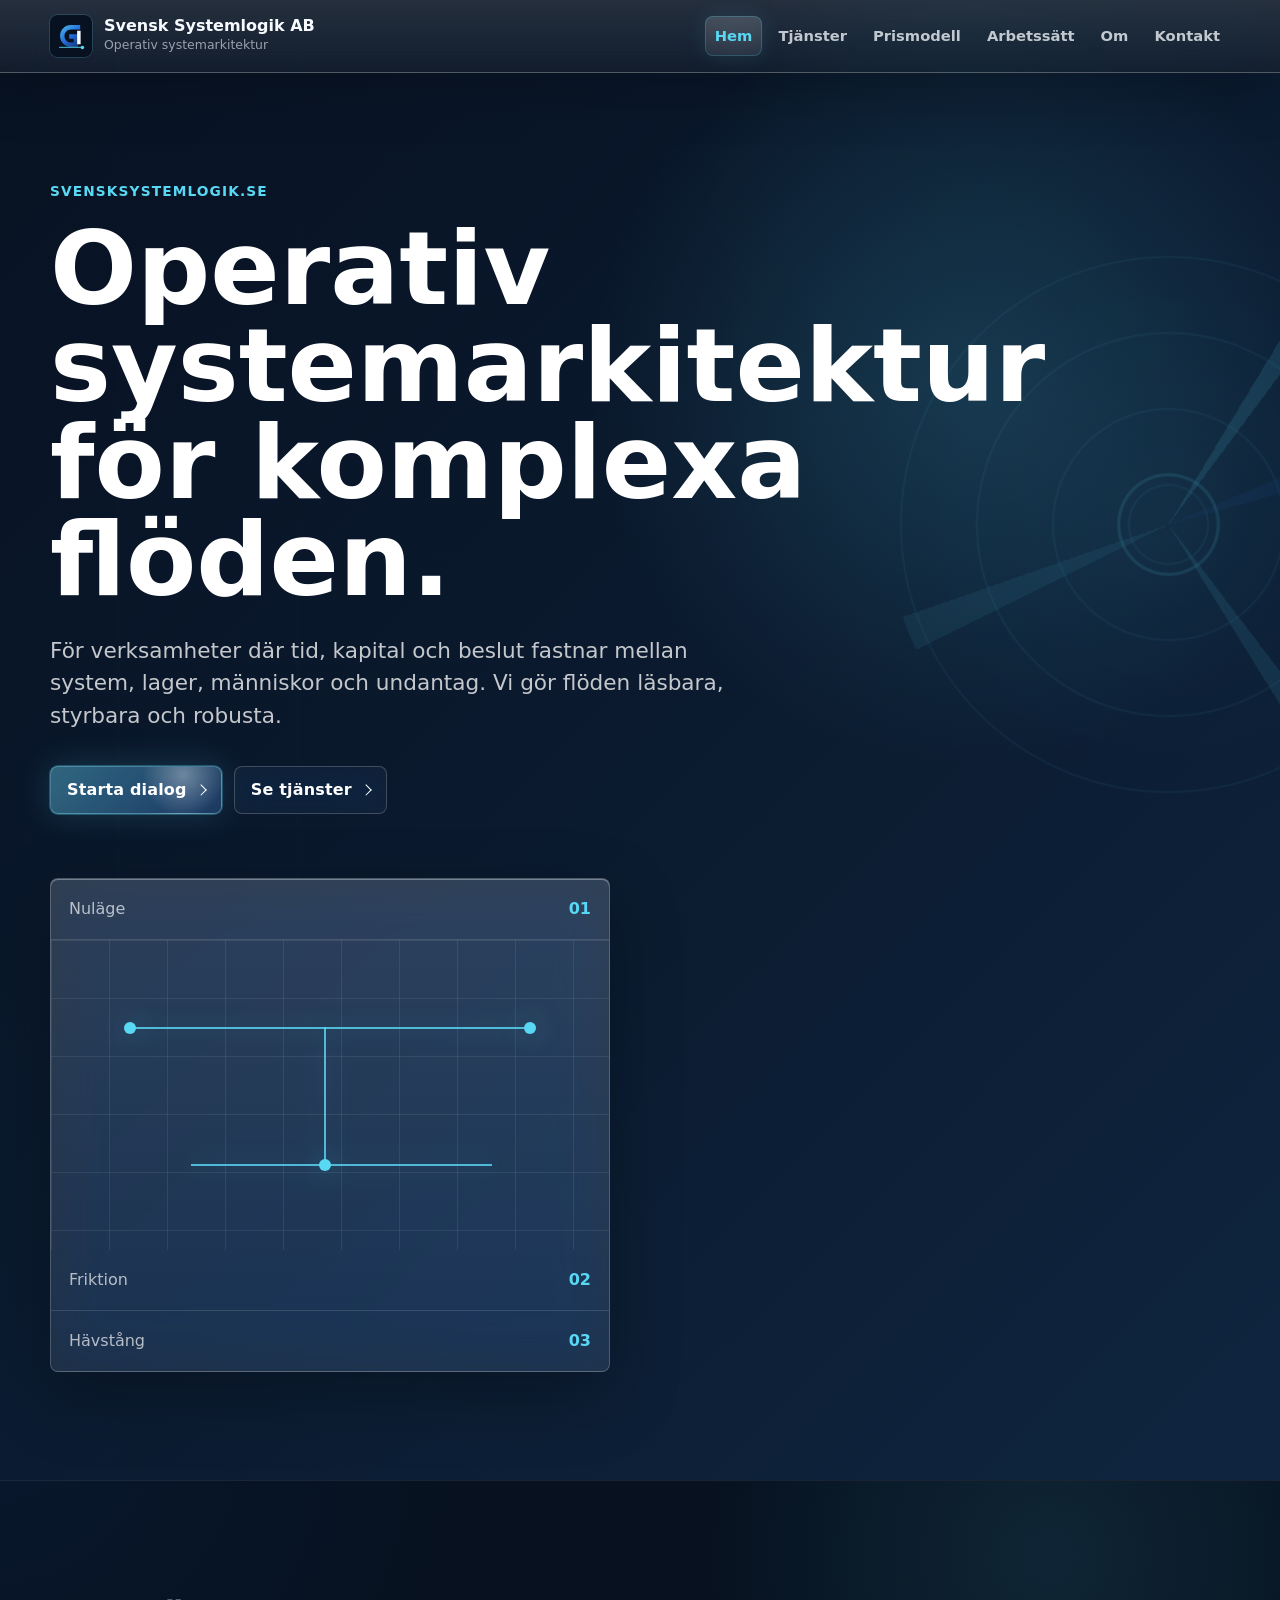
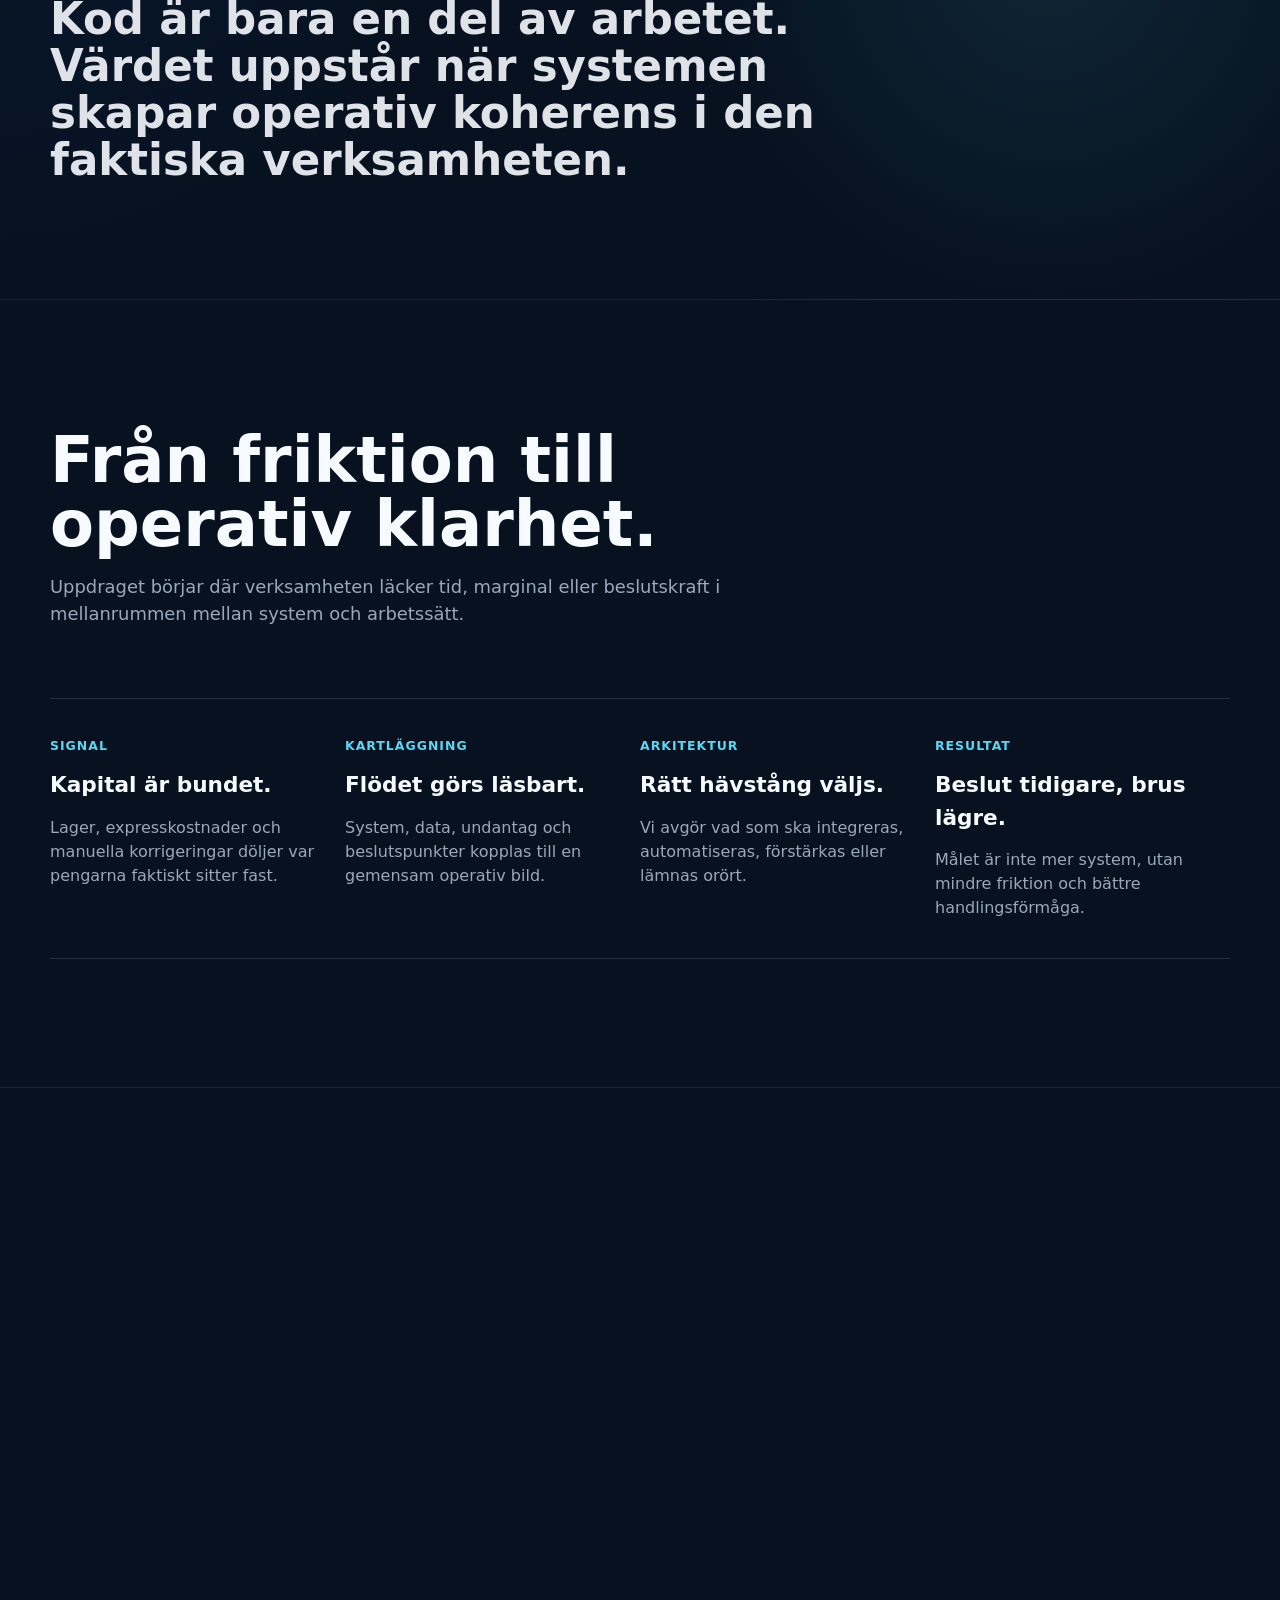
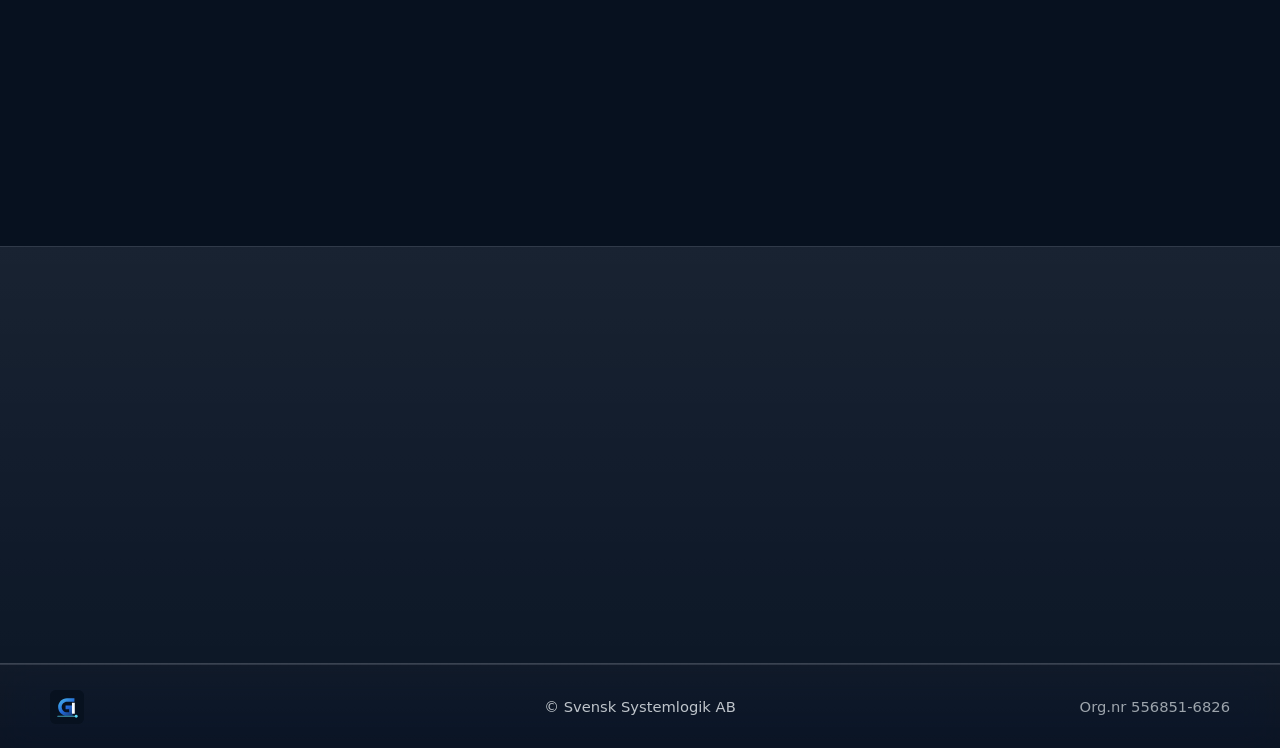
<file: svensksystemlogik/index.html>
<!doctype html>
<html lang="sv">
  <head>
    <meta charset="utf-8" />
    <meta name="viewport" content="width=device-width, initial-scale=1" />
    <title>Svensk Systemlogik AB | Operativ systemarkitektur</title>
    <meta
      name="description"
      content="Svensk Systemlogik AB bygger operativ systemarkitektur för företag där tid, kapital och beslut fastnar i komplexa flöden."
    />
    <meta name="theme-color" content="#081323" />
    <link rel="canonical" href="https://svensksystemlogik.se/" />
    <meta property="og:title" content="Svensk Systemlogik AB" />
    <meta
      property="og:description"
      content="Operativ systemarkitektur, integrationer och automatisering för företag."
    />
    <meta property="og:url" content="https://svensksystemlogik.se/" />
    <meta property="og:type" content="website" />
    <link rel="icon" href="favicon.svg" type="image/svg+xml" />
    <link rel="manifest" href="site.webmanifest" />
    <link rel="stylesheet" href="styles.css" />
    <script type="application/ld+json">
      {
        "@context": "https://schema.org",
        "@type": "Organization",
        "name": "Svensk Systemlogik AB",
        "url": "https://svensksystemlogik.se",
        "email": "info@svensksystemlogik.se",
        "taxID": "556851-6826",
      "description": "Operativ systemarkitektur, integrationer och automatisering."
      }
    </script>
  </head>
  <body>
    <a class="skip-link" href="#main">Hoppa till innehåll</a>
    <header class="site-header">
      <a class="brand" href="index.html" aria-label="Svensk Systemlogik AB">
        <img class="brand-mark" src="brand-icon.svg" alt="" width="42" height="42" />
        <span class="brand-text">
          <strong>Svensk Systemlogik AB</strong>
          <small>Operativ systemarkitektur</small>
        </span>
      </a>
<nav class="nav desktop-nav" aria-label="Huvudnavigation">
        <a aria-current="page" href="index.html">Hem</a>
        <a href="tjanster.html">Tjänster</a>
        <a href="prismodell.html">Prismodell</a>
        <a href="arbetssatt.html">Arbetssätt</a>
        <a href="om.html">Om</a>
        <a href="kontakt.html">Kontakt</a>
      </nav>
      <button class="menu-button" type="button" popovertarget="mobile-menu" aria-label="Öppna meny">
        <span aria-hidden="true"></span>
        Meny
      </button>
      <nav class="menu-popover" id="mobile-menu" popover aria-label="Mobilnavigation">
        <a aria-current="page" href="index.html">Hem</a>
        <a href="tjanster.html">Tjänster</a>
        <a href="prismodell.html">Prismodell</a>
        <a href="arbetssatt.html">Arbetssätt</a>
        <a href="om.html">Om</a>
        <a href="kontakt.html">Kontakt</a>
      </nav>
    </header>

    <main id="main">
      <section class="hero">
        <div class="hero-copy">
          <p class="domain">svensksystemlogik.se</p>
          <h1>Operativ systemarkitektur för komplexa flöden.</h1>
          <p class="lead">
            För verksamheter där tid, kapital och beslut fastnar mellan system,
            lager, människor och undantag. Vi gör flöden läsbara, styrbara och
            robusta.
          </p>
          <div class="actions">
            <a class="button primary" href="kontakt.html">Starta dialog</a>
            <a class="button secondary" href="tjanster.html">Se tjänster</a>
          </div>
        </div>

        <aside class="signal-panel" aria-label="Systemöversikt">
          <div class="panel-row">
            <span>Nuläge</span>
            <strong>01</strong>
          </div>
          <div class="panel-map" aria-hidden="true">
            <span class="track t1"></span>
            <span class="track t2"></span>
            <span class="track t3"></span>
            <span class="dot d1"></span>
            <span class="dot d2"></span>
            <span class="dot d3"></span>
          </div>
          <div class="panel-row">
            <span>Friktion</span>
            <strong>02</strong>
          </div>
          <div class="panel-row muted">
            <span>Hävstång</span>
            <strong>03</strong>
          </div>
        </aside>
      </section>

      <section class="statement">
        <p>
          Kod är bara en del av arbetet. Värdet uppstår när systemen skapar
          operativ koherens i den faktiska verksamheten.
        </p>
      </section>

      <section class="section scenario-section">
        <div class="section-heading">
          <h2>Från friktion till operativ klarhet.</h2>
          <p>
            Uppdraget börjar där verksamheten läcker tid, marginal eller
            beslutskraft i mellanrummen mellan system och arbetssätt.
          </p>
        </div>
        <div class="scenario-flow" aria-label="Exempel på uppdragsflöde">
          <article>
            <span>Signal</span>
            <h3>Kapital är bundet.</h3>
            <p>Lager, expresskostnader och manuella korrigeringar döljer var pengarna faktiskt sitter fast.</p>
          </article>
          <article>
            <span>Kartläggning</span>
            <h3>Flödet görs läsbart.</h3>
            <p>System, data, undantag och beslutspunkter kopplas till en gemensam operativ bild.</p>
          </article>
          <article>
            <span>Arkitektur</span>
            <h3>Rätt hävstång väljs.</h3>
            <p>Vi avgör vad som ska integreras, automatiseras, förstärkas eller lämnas orört.</p>
          </article>
          <article>
            <span>Resultat</span>
            <h3>Beslut tidigare, brus lägre.</h3>
            <p>Målet är inte mer system, utan mindre friktion och bättre handlingsförmåga.</p>
          </article>
        </div>
      </section>

      <section class="section">
        <div class="section-heading">
          <h2>När system blir operativ fördel.</h2>
          <p>
            Svensk Systemlogik AB bygger för verksamheter där precision,
            robusthet och tidigare beslut har direkt affärsvärde. Målet är
            inte fler system, utan bättre operativ förmåga.
          </p>
        </div>
        <div class="feature-grid">
          <a class="feature-card" href="tjanster.html">
            <span>01</span>
            <h3>Tjänster</h3>
            <p>Arkitektur, integrationer och automation där det ger operativ effekt.</p>
          </a>
          <a class="feature-card" href="prismodell.html">
            <span>02</span>
            <h3>Prismodell</h3>
            <p>Strategisk analys prissätts efter effekt, hävstång och riskreduktion.</p>
          </a>
          <a class="feature-card" href="arbetssatt.html">
            <span>03</span>
            <h3>Arbetssätt</h3>
            <p>Från nuläge och friktion till prioriterad arkitektur och genomförbar roadmap.</p>
          </a>
          <a class="feature-card" href="om.html">
            <span>04</span>
            <h3>Om bolaget</h3>
            <p>Seniort tekniskt arbete med ansvar, säkerhet och långsiktig ägbarhet.</p>
          </a>
        </div>
      </section>

      <section class="contact-band">
        <div>
          <h2>Har ni ett flöde som kostar mer än det syns?</h2>
          <p>Beskriv nuläget, friktionen och den önskade effekten. Första steget är att avgöra var tekniken faktiskt kan skapa hävstång.</p>
        </div>
        <a class="button primary" href="kontakt.html">Kontakt</a>
      </section>
    </main>

    <footer class="footer">
      <a class="footer-icon" href="index.html" aria-label="Svensk Systemlogik AB">
        <img src="brand-icon.svg" alt="" width="34" height="34" />
      </a>
      <span class="footer-company">© Svensk Systemlogik AB</span>
      <span class="footer-org">Org.nr 556851-6826</span>
    </footer>
    <script src="analytics-config.js"></script>
    <script src="analytics.js" defer></script>
    <script src="cursor.js" defer></script>
  </body>
</html>
</file>
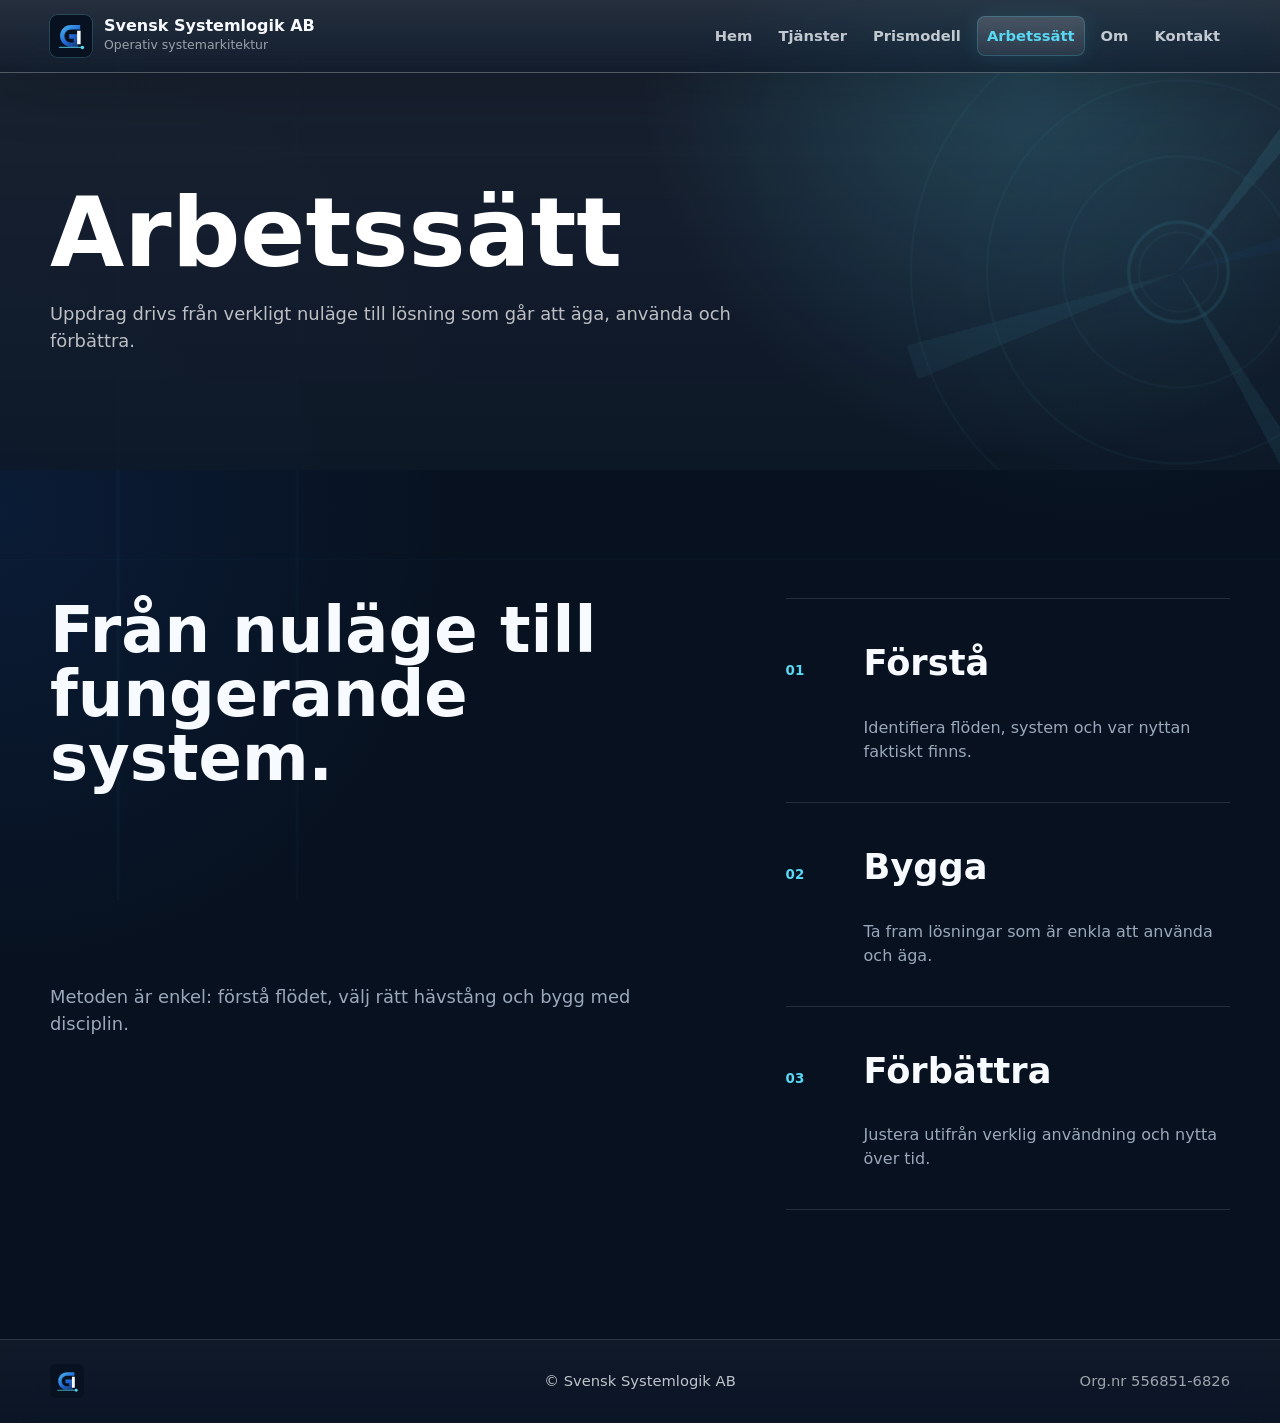
<file: svensksystemlogik/arbetssatt.html>
<!doctype html>
<html lang="sv">
  <head>
    <meta charset="utf-8" />
    <meta name="viewport" content="width=device-width, initial-scale=1" />
    <title>Arbetssätt | Svensk Systemlogik AB</title>
    <meta
      name="description"
      content="Arbetssätt för Svensk Systemlogik AB: förstå nuläge, bygga rätt lösning och vidareutveckla över tid."
    />
    <meta name="theme-color" content="#081323" />
    <link rel="canonical" href="https://svensksystemlogik.se/arbetssatt.html" />
    <link rel="icon" href="favicon.svg" type="image/svg+xml" />
    <link rel="manifest" href="site.webmanifest" />
    <link rel="stylesheet" href="styles.css" />
  </head>
  <body>
    <a class="skip-link" href="#main">Hoppa till innehåll</a>
    <header class="site-header">
      <a class="brand" href="index.html" aria-label="Svensk Systemlogik AB">
        <img class="brand-mark" src="brand-icon.svg" alt="" width="42" height="42" />
        <span class="brand-text">
          <strong>Svensk Systemlogik AB</strong>
          <small>Operativ systemarkitektur</small>
        </span>
      </a>
<nav class="nav desktop-nav" aria-label="Huvudnavigation">
        <a href="index.html">Hem</a>
        <a href="tjanster.html">Tjänster</a>
        <a href="prismodell.html">Prismodell</a>
        <a aria-current="page" href="arbetssatt.html">Arbetssätt</a>
        <a href="om.html">Om</a>
        <a href="kontakt.html">Kontakt</a>
      </nav>
      <button class="menu-button" type="button" popovertarget="mobile-menu" aria-label="Öppna meny">
        <span aria-hidden="true"></span>
        Meny
      </button>
      <nav class="menu-popover" id="mobile-menu" popover aria-label="Mobilnavigation">
        <a href="index.html">Hem</a>
        <a href="tjanster.html">Tjänster</a>
        <a href="prismodell.html">Prismodell</a>
        <a aria-current="page" href="arbetssatt.html">Arbetssätt</a>
        <a href="om.html">Om</a>
        <a href="kontakt.html">Kontakt</a>
      </nav>
    </header>

    <main id="main">
      <section class="page-hero">
        <h1>Arbetssätt</h1>
        <p>
          Uppdrag drivs från verkligt nuläge till lösning som går att äga,
          använda och förbättra.
        </p>
      </section>

      <section class="section split">
        <div class="split-copy">
          <h2>Från nuläge till fungerande system.</h2>
          <p>
            Metoden är enkel: förstå flödet, välj rätt hävstång och bygg med
            disciplin.
          </p>
        </div>
        <div class="list">
          <article class="list-row">
            <span>01</span>
            <h3>Förstå</h3>
            <p>Identifiera flöden, system och var nyttan faktiskt finns.</p>
          </article>
          <article class="list-row">
            <span>02</span>
            <h3>Bygga</h3>
            <p>Ta fram lösningar som är enkla att använda och äga.</p>
          </article>
          <article class="list-row">
            <span>03</span>
            <h3>Förbättra</h3>
            <p>Justera utifrån verklig användning och nytta över tid.</p>
          </article>
        </div>
      </section>
    </main>

    <footer class="footer">
      <a class="footer-icon" href="index.html" aria-label="Svensk Systemlogik AB">
        <img src="brand-icon.svg" alt="" width="34" height="34" />
      </a>
      <span class="footer-company">© Svensk Systemlogik AB</span>
      <span class="footer-org">Org.nr 556851-6826</span>
    </footer>
    <script src="analytics-config.js"></script>
    <script src="analytics.js" defer></script>
    <script src="cursor.js" defer></script>
  </body>
</html>
</file>
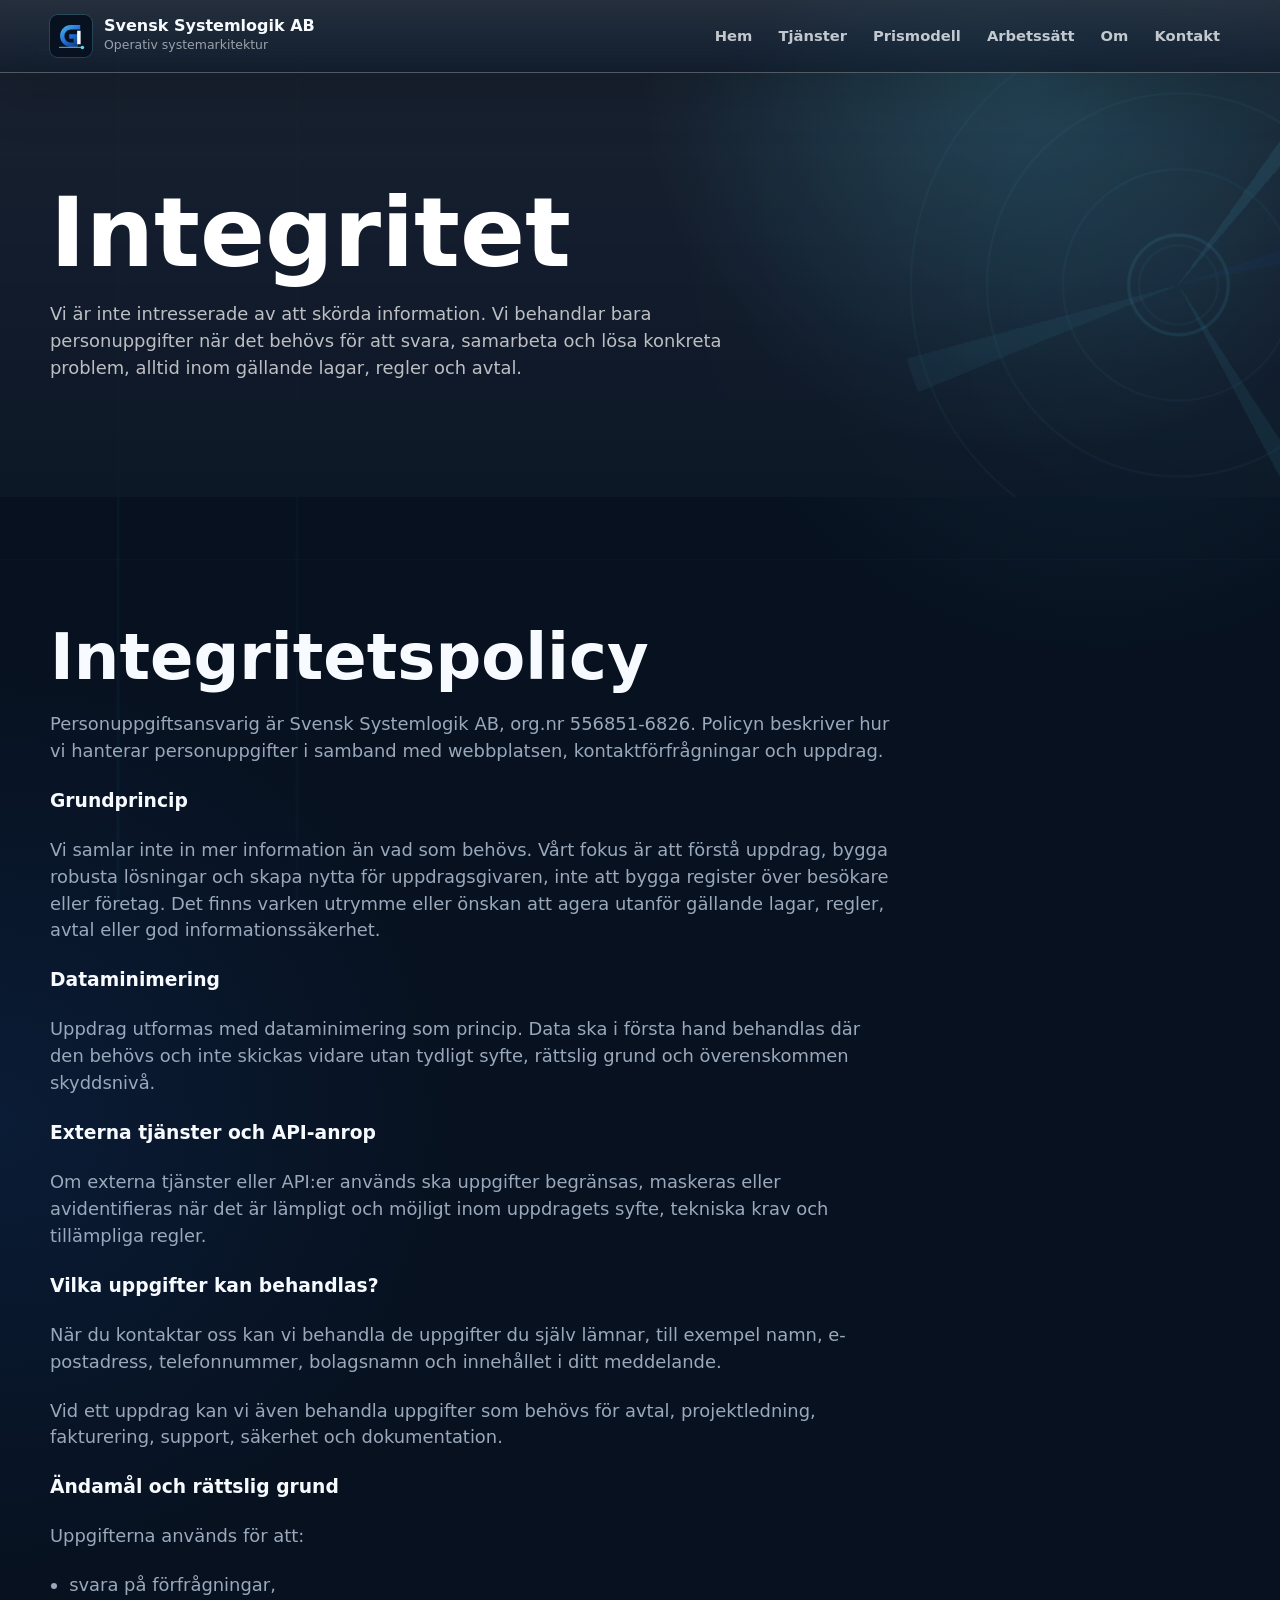
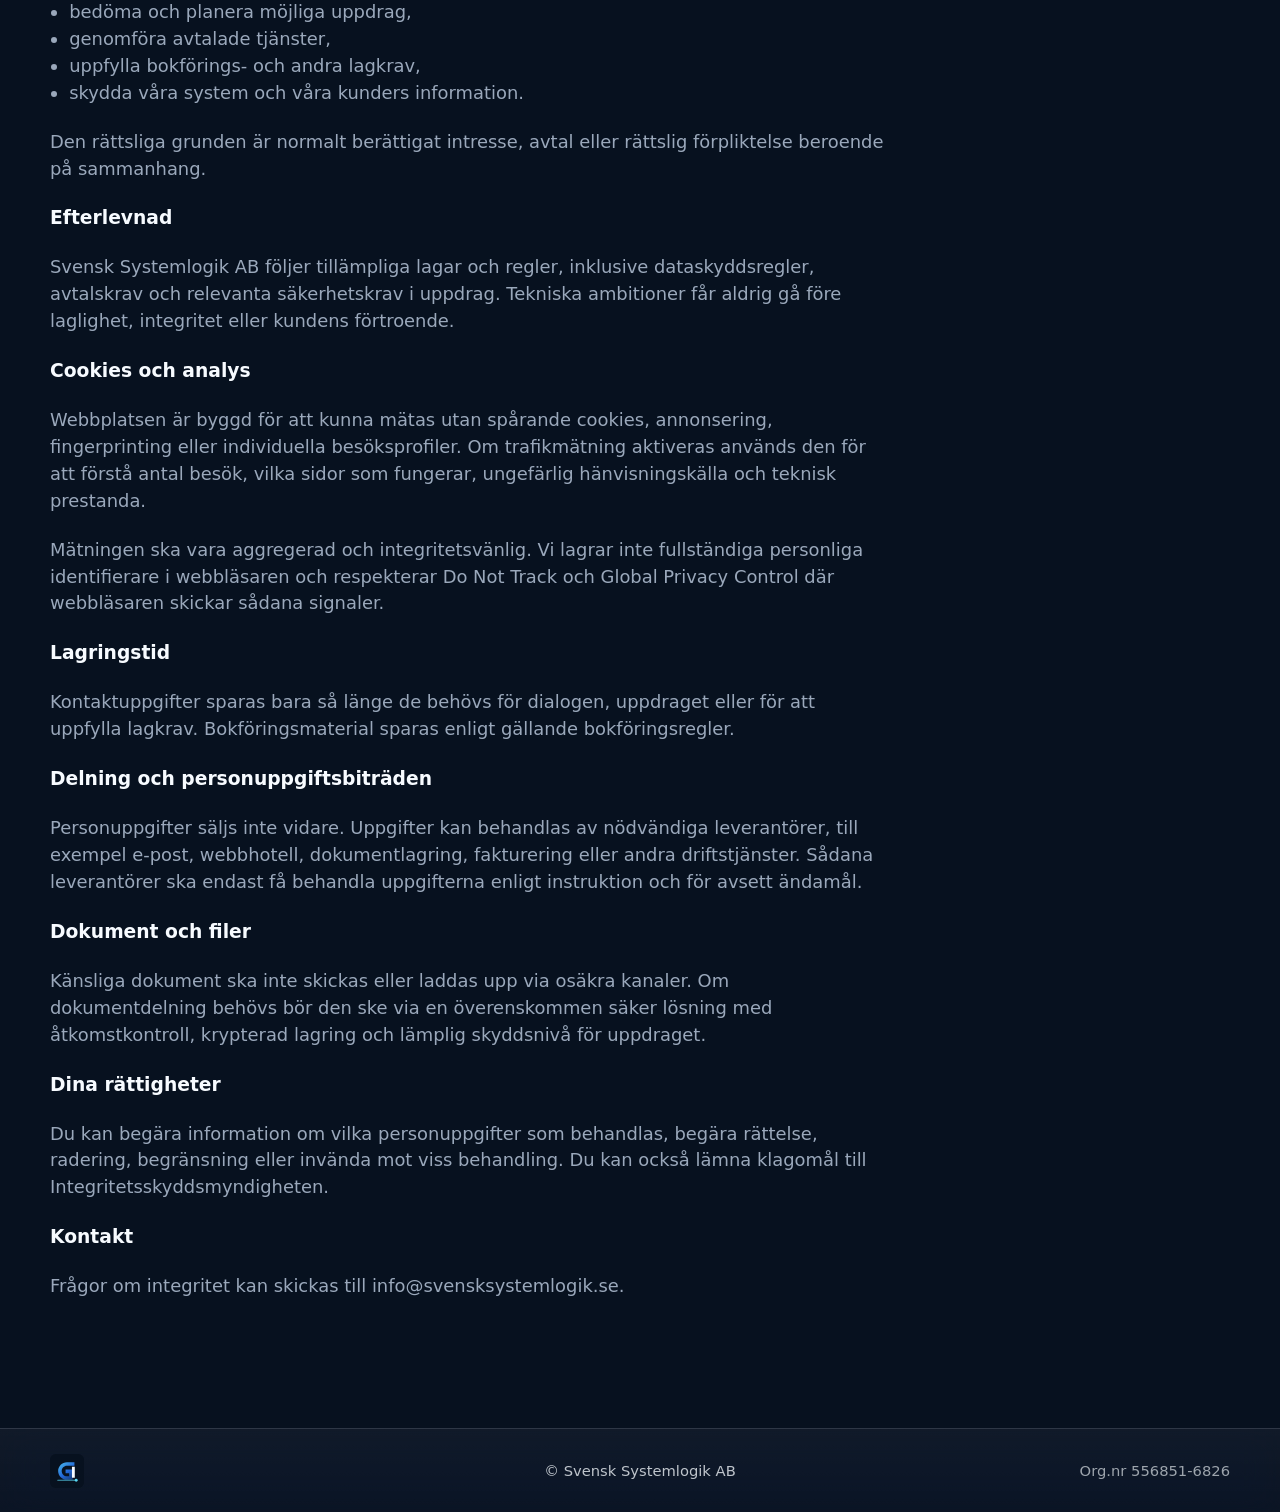
<file: svensksystemlogik/integritet.html>
<!doctype html>
<html lang="sv">
  <head>
    <meta charset="utf-8" />
    <meta name="viewport" content="width=device-width, initial-scale=1" />
    <title>Integritet och personuppgifter | Svensk Systemlogik AB</title>
    <meta
      name="description"
      content="Integritetspolicy för Svensk Systemlogik AB. Vi samlar bara in personuppgifter när det behövs för kontakt, uppdrag och lagkrav."
    />
    <meta name="theme-color" content="#081323" />
    <link rel="canonical" href="https://svensksystemlogik.se/integritet.html" />
    <link rel="icon" href="favicon.svg" type="image/svg+xml" />
    <link rel="manifest" href="site.webmanifest" />
    <link rel="stylesheet" href="styles.css" />
  </head>
  <body>
    <a class="skip-link" href="#main">Hoppa till innehåll</a>
    <header class="site-header">
      <a class="brand" href="index.html" aria-label="Svensk Systemlogik AB">
        <img class="brand-mark" src="brand-icon.svg" alt="" width="42" height="42" />
        <span class="brand-text">
          <strong>Svensk Systemlogik AB</strong>
          <small>Operativ systemarkitektur</small>
        </span>
      </a>
<nav class="nav desktop-nav" aria-label="Huvudnavigation">
        <a href="index.html">Hem</a>
        <a href="tjanster.html">Tjänster</a>
        <a href="prismodell.html">Prismodell</a>
        <a href="arbetssatt.html">Arbetssätt</a>
        <a href="om.html">Om</a>
        <a href="kontakt.html">Kontakt</a>
      </nav>
      <button class="menu-button" type="button" popovertarget="mobile-menu" aria-label="Öppna meny">
        <span aria-hidden="true"></span>
        Meny
      </button>
      <nav class="menu-popover" id="mobile-menu" popover aria-label="Mobilnavigation">
        <a href="index.html">Hem</a>
        <a href="tjanster.html">Tjänster</a>
        <a href="prismodell.html">Prismodell</a>
        <a href="arbetssatt.html">Arbetssätt</a>
        <a href="om.html">Om</a>
        <a href="kontakt.html">Kontakt</a>
      </nav>
    </header>

    <main id="main">
      <section class="page-hero">
        <h1>Integritet</h1>
        <p>
          Vi är inte intresserade av att skörda information. Vi behandlar bara
          personuppgifter när det behövs för att svara, samarbeta och lösa
          konkreta problem, alltid inom gällande lagar, regler och avtal.
        </p>
      </section>

      <section class="section">
        <div class="legal">
          <h2>Integritetspolicy</h2>
          <p>
            Personuppgiftsansvarig är Svensk Systemlogik AB, org.nr
            556851-6826. Policyn beskriver hur vi hanterar personuppgifter i
            samband med webbplatsen, kontaktförfrågningar och uppdrag.
          </p>

          <h3>Grundprincip</h3>
          <p>
            Vi samlar inte in mer information än vad som behövs. Vårt fokus är
            att förstå uppdrag, bygga robusta lösningar och skapa nytta för
            uppdragsgivaren, inte att bygga register över besökare eller företag.
            Det finns varken utrymme eller önskan att agera utanför gällande
            lagar, regler, avtal eller god informationssäkerhet.
          </p>

          <h3>Dataminimering</h3>
          <p>
            Uppdrag utformas med dataminimering som princip. Data ska i första
            hand behandlas där den behövs och inte skickas vidare utan tydligt
            syfte, rättslig grund och överenskommen skyddsnivå.
          </p>

          <h3>Externa tjänster och API-anrop</h3>
          <p>
            Om externa tjänster eller API:er används ska uppgifter begränsas,
            maskeras eller avidentifieras när det är lämpligt och möjligt inom
            uppdragets syfte, tekniska krav och tillämpliga regler.
          </p>

          <h3>Vilka uppgifter kan behandlas?</h3>
          <p>
            När du kontaktar oss kan vi behandla de uppgifter du själv lämnar,
            till exempel namn, e-postadress, telefonnummer, bolagsnamn och
            innehållet i ditt meddelande.
          </p>
          <p>
            Vid ett uppdrag kan vi även behandla uppgifter som behövs för
            avtal, projektledning, fakturering, support, säkerhet och
            dokumentation.
          </p>

          <h3>Ändamål och rättslig grund</h3>
          <p>Uppgifterna används för att:</p>
          <ul>
            <li>svara på förfrågningar,</li>
            <li>bedöma och planera möjliga uppdrag,</li>
            <li>genomföra avtalade tjänster,</li>
            <li>uppfylla bokförings- och andra lagkrav,</li>
            <li>skydda våra system och våra kunders information.</li>
          </ul>
          <p>
            Den rättsliga grunden är normalt berättigat intresse, avtal eller
            rättslig förpliktelse beroende på sammanhang.
          </p>

          <h3>Efterlevnad</h3>
          <p>
            Svensk Systemlogik AB följer tillämpliga lagar och regler, inklusive
            dataskyddsregler, avtalskrav och relevanta säkerhetskrav i uppdrag.
            Tekniska ambitioner får aldrig gå före laglighet, integritet eller
            kundens förtroende.
          </p>

          <h3>Cookies och analys</h3>
          <p>
            Webbplatsen är byggd för att kunna mätas utan spårande cookies,
            annonsering, fingerprinting eller individuella besöksprofiler.
            Om trafikmätning aktiveras används den för att förstå antal besök,
            vilka sidor som fungerar, ungefärlig hänvisningskälla och teknisk
            prestanda.
          </p>
          <p>
            Mätningen ska vara aggregerad och integritetsvänlig. Vi lagrar inte
            fullständiga personliga identifierare i webbläsaren och respekterar
            Do Not Track och Global Privacy Control där webbläsaren skickar
            sådana signaler.
          </p>

          <h3>Lagringstid</h3>
          <p>
            Kontaktuppgifter sparas bara så länge de behövs för dialogen,
            uppdraget eller för att uppfylla lagkrav. Bokföringsmaterial sparas
            enligt gällande bokföringsregler.
          </p>

          <h3>Delning och personuppgiftsbiträden</h3>
          <p>
            Personuppgifter säljs inte vidare. Uppgifter kan behandlas av
            nödvändiga leverantörer, till exempel e-post, webbhotell,
            dokumentlagring, fakturering eller andra driftstjänster. Sådana
            leverantörer ska endast få behandla uppgifterna enligt instruktion
            och för avsett ändamål.
          </p>

          <h3>Dokument och filer</h3>
          <p>
            Känsliga dokument ska inte skickas eller laddas upp via osäkra
            kanaler. Om dokumentdelning behövs bör den ske via en överenskommen
            säker lösning med åtkomstkontroll, krypterad lagring och lämplig
            skyddsnivå för uppdraget.
          </p>

          <h3>Dina rättigheter</h3>
          <p>
            Du kan begära information om vilka personuppgifter som behandlas,
            begära rättelse, radering, begränsning eller invända mot viss
            behandling. Du kan också lämna klagomål till Integritetsskyddsmyndigheten.
          </p>

          <h3>Kontakt</h3>
          <p>
            Frågor om integritet kan skickas till
            <a href="mailto:info@svensksystemlogik.se">info@svensksystemlogik.se</a>.
          </p>
        </div>
      </section>
    </main>

    <footer class="footer">
      <a class="footer-icon" href="index.html" aria-label="Svensk Systemlogik AB">
        <img src="brand-icon.svg" alt="" width="34" height="34" />
      </a>
      <span class="footer-company">© Svensk Systemlogik AB</span>
      <span class="footer-org">Org.nr 556851-6826</span>
    </footer>
    <script src="analytics-config.js"></script>
    <script src="analytics.js" defer></script>
    <script src="cursor.js" defer></script>
  </body>
</html>
</file>
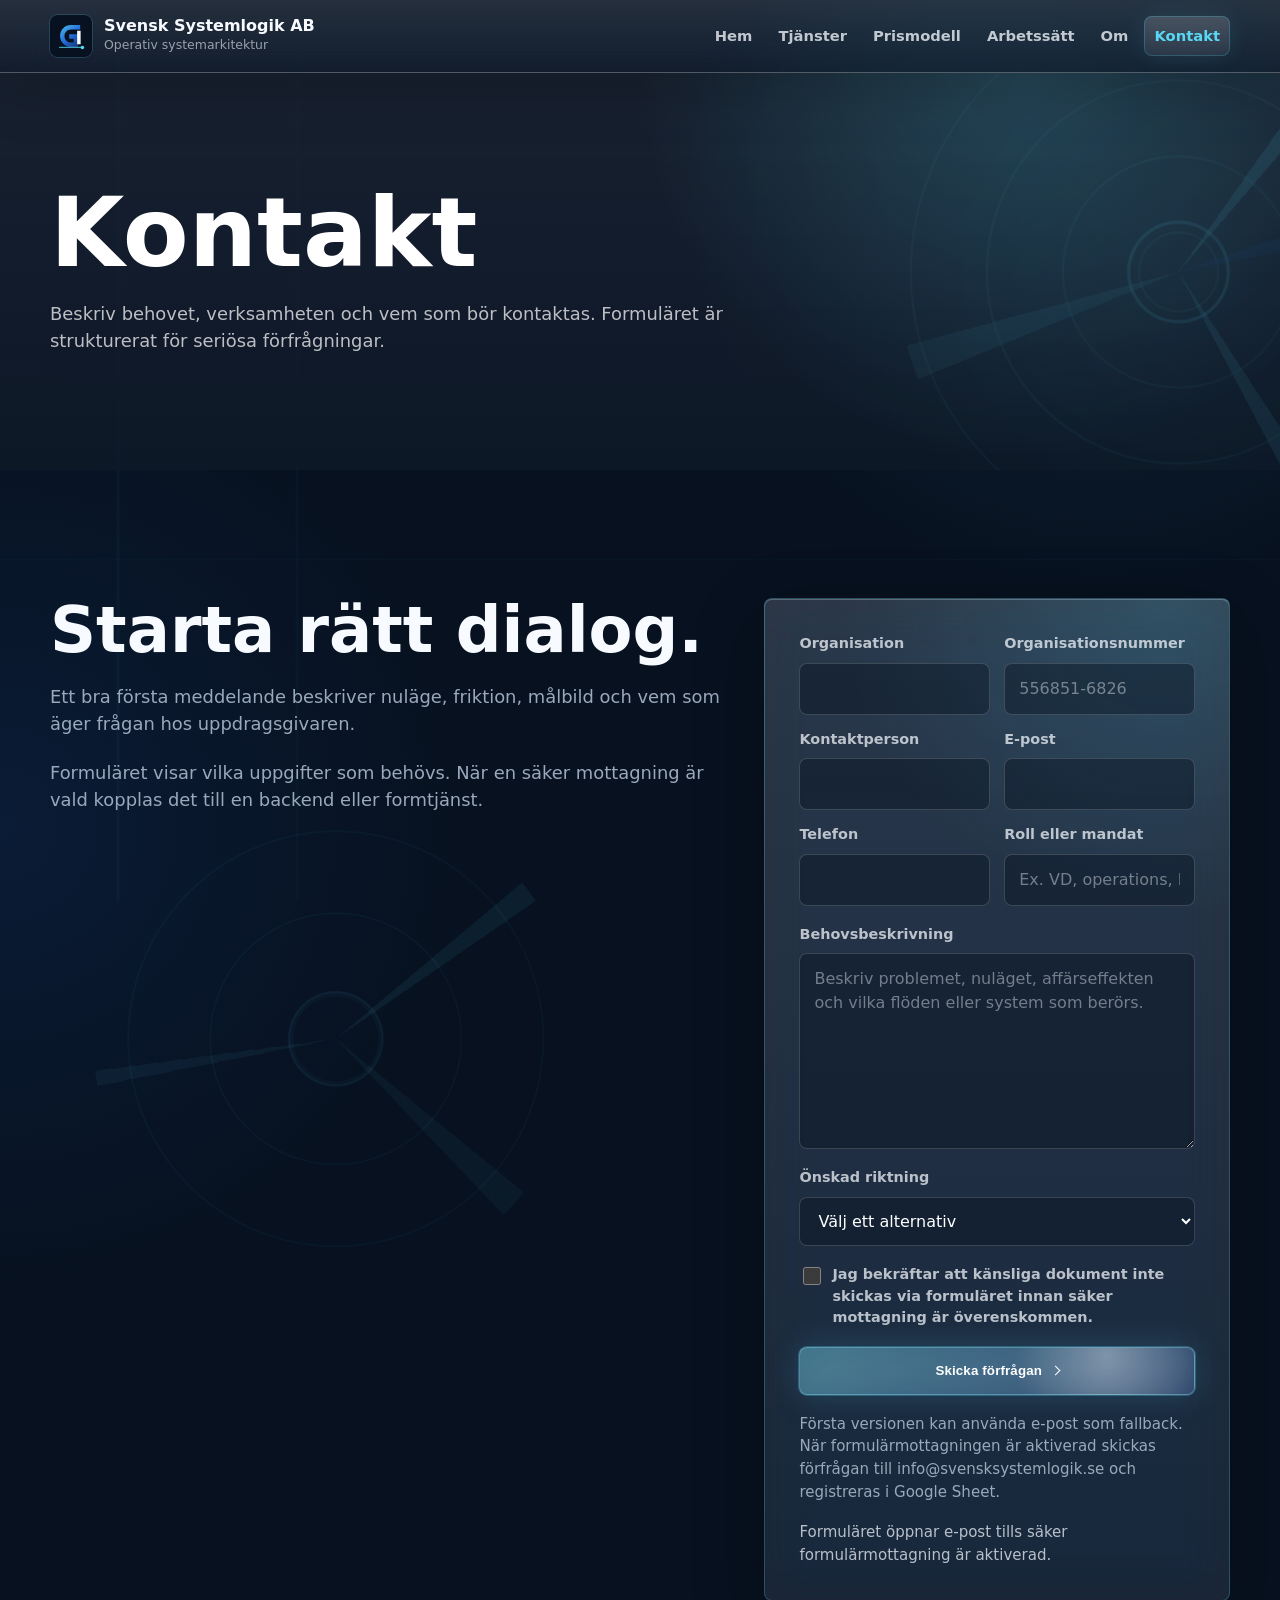
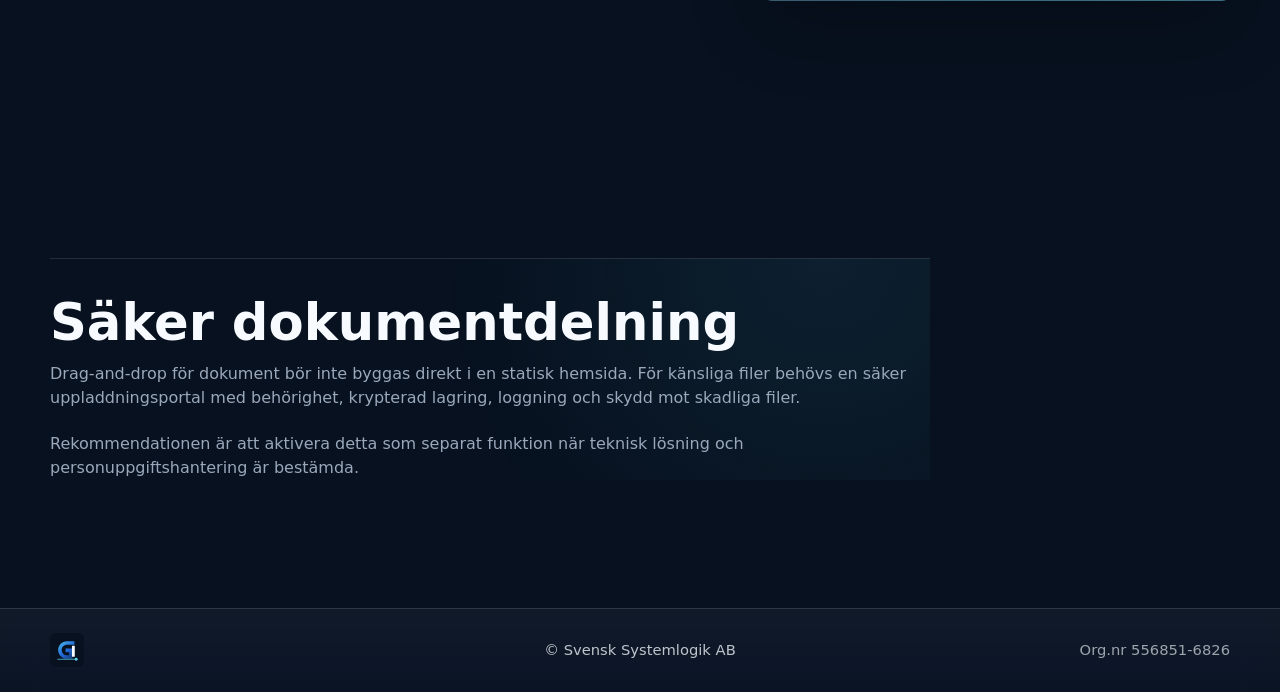
<file: svensksystemlogik/kontakt.html>
<!doctype html>
<html lang="sv">
  <head>
    <meta charset="utf-8" />
    <meta name="viewport" content="width=device-width, initial-scale=1" />
    <title>Kontakt | Svensk Systemlogik AB</title>
    <meta
      name="description"
      content="Kontakta Svensk Systemlogik AB med behovsbeskrivning, organisationsnummer och kontaktuppgifter."
    />
    <meta name="theme-color" content="#081323" />
    <link rel="canonical" href="https://svensksystemlogik.se/kontakt.html" />
    <link rel="icon" href="favicon.svg" type="image/svg+xml" />
    <link rel="manifest" href="site.webmanifest" />
    <link rel="stylesheet" href="styles.css" />
  </head>
  <body>
    <a class="skip-link" href="#main">Hoppa till innehåll</a>
    <header class="site-header">
      <a class="brand" href="index.html" aria-label="Svensk Systemlogik AB">
        <img class="brand-mark" src="brand-icon.svg" alt="" width="42" height="42" />
        <span class="brand-text">
          <strong>Svensk Systemlogik AB</strong>
          <small>Operativ systemarkitektur</small>
        </span>
      </a>
<nav class="nav desktop-nav" aria-label="Huvudnavigation">
        <a href="index.html">Hem</a>
        <a href="tjanster.html">Tjänster</a>
        <a href="prismodell.html">Prismodell</a>
        <a href="arbetssatt.html">Arbetssätt</a>
        <a href="om.html">Om</a>
        <a aria-current="page" href="kontakt.html">Kontakt</a>
      </nav>
      <button class="menu-button" type="button" popovertarget="mobile-menu" aria-label="Öppna meny">
        <span aria-hidden="true"></span>
        Meny
      </button>
      <nav class="menu-popover" id="mobile-menu" popover aria-label="Mobilnavigation">
        <a href="index.html">Hem</a>
        <a href="tjanster.html">Tjänster</a>
        <a href="prismodell.html">Prismodell</a>
        <a href="arbetssatt.html">Arbetssätt</a>
        <a href="om.html">Om</a>
        <a aria-current="page" href="kontakt.html">Kontakt</a>
      </nav>
    </header>

    <main id="main">
      <section class="page-hero">
        <h1>Kontakt</h1>
        <p>
          Beskriv behovet, verksamheten och vem som bör kontaktas. Formuläret är
          strukturerat för seriösa förfrågningar.
        </p>
      </section>

      <section class="section contact-layout">
        <div class="text-block contact-aside">
          <h2>Starta rätt dialog.</h2>
          <p>
            Ett bra första meddelande beskriver nuläge, friktion, målbild och
            vem som äger frågan hos uppdragsgivaren.
          </p>
          <p>
            Formuläret visar vilka uppgifter som behövs. När en säker
            mottagning är vald kopplas det till en backend eller formtjänst.
          </p>
        </div>

        <form class="contact-form" action="mailto:info@svensksystemlogik.se" method="post" enctype="text/plain">
          <label class="visually-hidden" aria-hidden="true">
            <span>Website</span>
            <input name="website" type="text" tabindex="-1" autocomplete="off" />
          </label>

          <div class="form-grid">
            <label>
              <span>Organisation</span>
              <input name="organisation" type="text" autocomplete="organization" required />
            </label>

            <label>
              <span>Organisationsnummer</span>
              <input
                name="organisationsnummer"
                type="text"
                inputmode="numeric"
                autocomplete="off"
                pattern="[0-9]{6}-?[0-9]{4}"
                placeholder="556851-6826"
                required
              />
            </label>

            <label>
              <span>Kontaktperson</span>
              <input name="kontaktperson" type="text" autocomplete="name" required />
            </label>

            <label>
              <span>E-post</span>
              <input name="email" type="email" autocomplete="email" required />
            </label>

            <label>
              <span>Telefon</span>
              <input name="telefon" type="tel" autocomplete="tel" />
            </label>

            <label>
              <span>Roll eller mandat</span>
              <input name="roll" type="text" placeholder="Ex. VD, operations, IT, ägare" required />
            </label>
          </div>

          <label>
            <span>Behovsbeskrivning</span>
            <textarea
              name="behovsbeskrivning"
              rows="7"
              placeholder="Beskriv problemet, nuläget, affärseffekten och vilka flöden eller system som berörs."
              required
            ></textarea>
          </label>

          <label>
            <span>Önskad riktning</span>
            <select name="onskad-riktning" required>
              <option value="">Välj ett alternativ</option>
              <option>Strategisk analys</option>
              <option>Systemarkitektur</option>
              <option>Integration och automatisering</option>
              <option>Operativt beslutsstöd</option>
              <option>Osäker, behöver kvalificering</option>
            </select>
          </label>

          <label class="checkbox-label">
            <input name="bekraftelse" type="checkbox" required />
            <span>Jag bekräftar att känsliga dokument inte skickas via formuläret innan säker mottagning är överenskommen.</span>
          </label>

          <button class="button primary" type="submit">Skicka förfrågan</button>
          <p class="form-note">
            Första versionen kan använda e-post som fallback. När
            formulärmottagningen är aktiverad skickas förfrågan till
            info@svensksystemlogik.se och registreras i Google Sheet.
          </p>
          <p class="form-status" data-form-status aria-live="polite"></p>
        </form>
      </section>

      <section class="section">
        <div class="upload-note">
          <div>
            <h2>Säker dokumentdelning</h2>
            <p>
              Drag-and-drop för dokument bör inte byggas direkt i en statisk
              hemsida. För känsliga filer behövs en säker uppladdningsportal med
              behörighet, krypterad lagring, loggning och skydd mot skadliga filer.
            </p>
          </div>
          <p>
            Rekommendationen är att aktivera detta som separat funktion när
            teknisk lösning och personuppgiftshantering är bestämda.
          </p>
        </div>
      </section>
    </main>

    <footer class="footer">
      <a class="footer-icon" href="index.html" aria-label="Svensk Systemlogik AB">
        <img src="brand-icon.svg" alt="" width="34" height="34" />
      </a>
      <span class="footer-company">© Svensk Systemlogik AB</span>
      <span class="footer-org">Org.nr 556851-6826</span>
    </footer>
    <script src="form-config.js"></script>
    <script src="form-handler.js" defer></script>
    <script src="analytics-config.js"></script>
    <script src="analytics.js" defer></script>
    <script src="cursor.js" defer></script>
  </body>
</html>
</file>
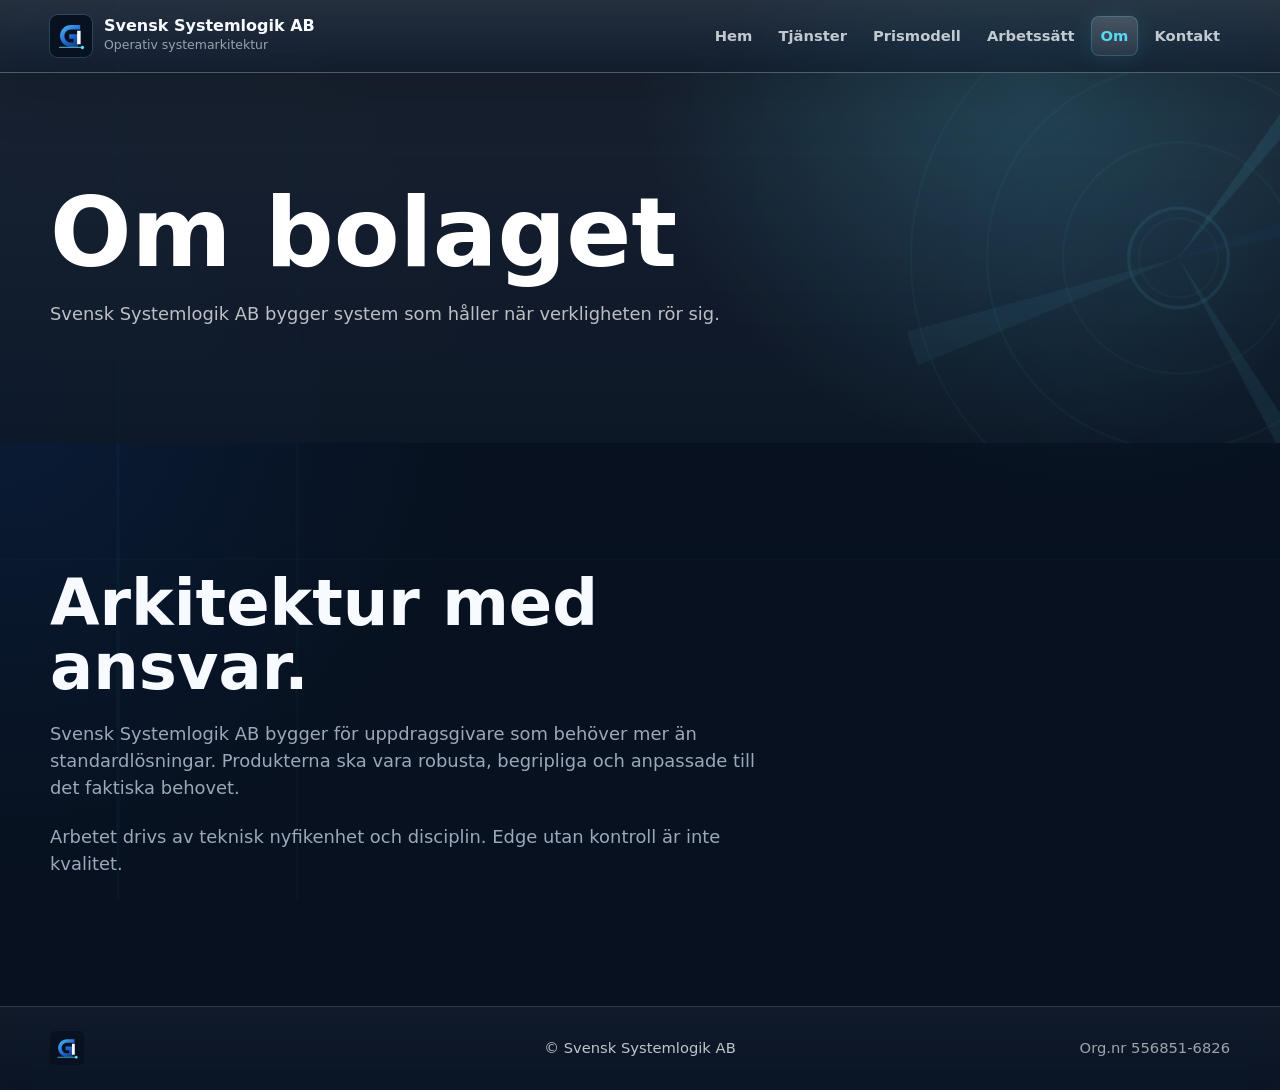
<file: svensksystemlogik/om.html>
<!doctype html>
<html lang="sv">
  <head>
    <meta charset="utf-8" />
    <meta name="viewport" content="width=device-width, initial-scale=1" />
    <title>Om | Svensk Systemlogik AB</title>
    <meta
      name="description"
      content="Om Svensk Systemlogik AB och bolagets inriktning inom systemarkitektur, integrationer och automation."
    />
    <meta name="theme-color" content="#081323" />
    <link rel="canonical" href="https://svensksystemlogik.se/om.html" />
    <link rel="icon" href="favicon.svg" type="image/svg+xml" />
    <link rel="manifest" href="site.webmanifest" />
    <link rel="stylesheet" href="styles.css" />
  </head>
  <body>
    <a class="skip-link" href="#main">Hoppa till innehåll</a>
    <header class="site-header">
      <a class="brand" href="index.html" aria-label="Svensk Systemlogik AB">
        <img class="brand-mark" src="brand-icon.svg" alt="" width="42" height="42" />
        <span class="brand-text">
          <strong>Svensk Systemlogik AB</strong>
          <small>Operativ systemarkitektur</small>
        </span>
      </a>
<nav class="nav desktop-nav" aria-label="Huvudnavigation">
        <a href="index.html">Hem</a>
        <a href="tjanster.html">Tjänster</a>
        <a href="prismodell.html">Prismodell</a>
        <a href="arbetssatt.html">Arbetssätt</a>
        <a aria-current="page" href="om.html">Om</a>
        <a href="kontakt.html">Kontakt</a>
      </nav>
      <button class="menu-button" type="button" popovertarget="mobile-menu" aria-label="Öppna meny">
        <span aria-hidden="true"></span>
        Meny
      </button>
      <nav class="menu-popover" id="mobile-menu" popover aria-label="Mobilnavigation">
        <a href="index.html">Hem</a>
        <a href="tjanster.html">Tjänster</a>
        <a href="prismodell.html">Prismodell</a>
        <a href="arbetssatt.html">Arbetssätt</a>
        <a aria-current="page" href="om.html">Om</a>
        <a href="kontakt.html">Kontakt</a>
      </nav>
    </header>

    <main id="main">
      <section class="page-hero">
        <h1>Om bolaget</h1>
        <p>
          Svensk Systemlogik AB bygger system som håller när verkligheten rör
          sig.
        </p>
      </section>

      <section class="section">
        <div class="text-block">
          <h2>Arkitektur med ansvar.</h2>
          <p>
            Svensk Systemlogik AB bygger för uppdragsgivare som behöver mer än
            standardlösningar. Produkterna ska vara robusta, begripliga och
            anpassade till det faktiska behovet.
          </p>
          <p>
            Arbetet drivs av teknisk nyfikenhet och disciplin. Edge utan
            kontroll är inte kvalitet.
          </p>
        </div>
      </section>
    </main>

    <footer class="footer">
      <a class="footer-icon" href="index.html" aria-label="Svensk Systemlogik AB">
        <img src="brand-icon.svg" alt="" width="34" height="34" />
      </a>
      <span class="footer-company">© Svensk Systemlogik AB</span>
      <span class="footer-org">Org.nr 556851-6826</span>
    </footer>
    <script src="analytics-config.js"></script>
    <script src="analytics.js" defer></script>
    <script src="cursor.js" defer></script>
  </body>
</html>
</file>
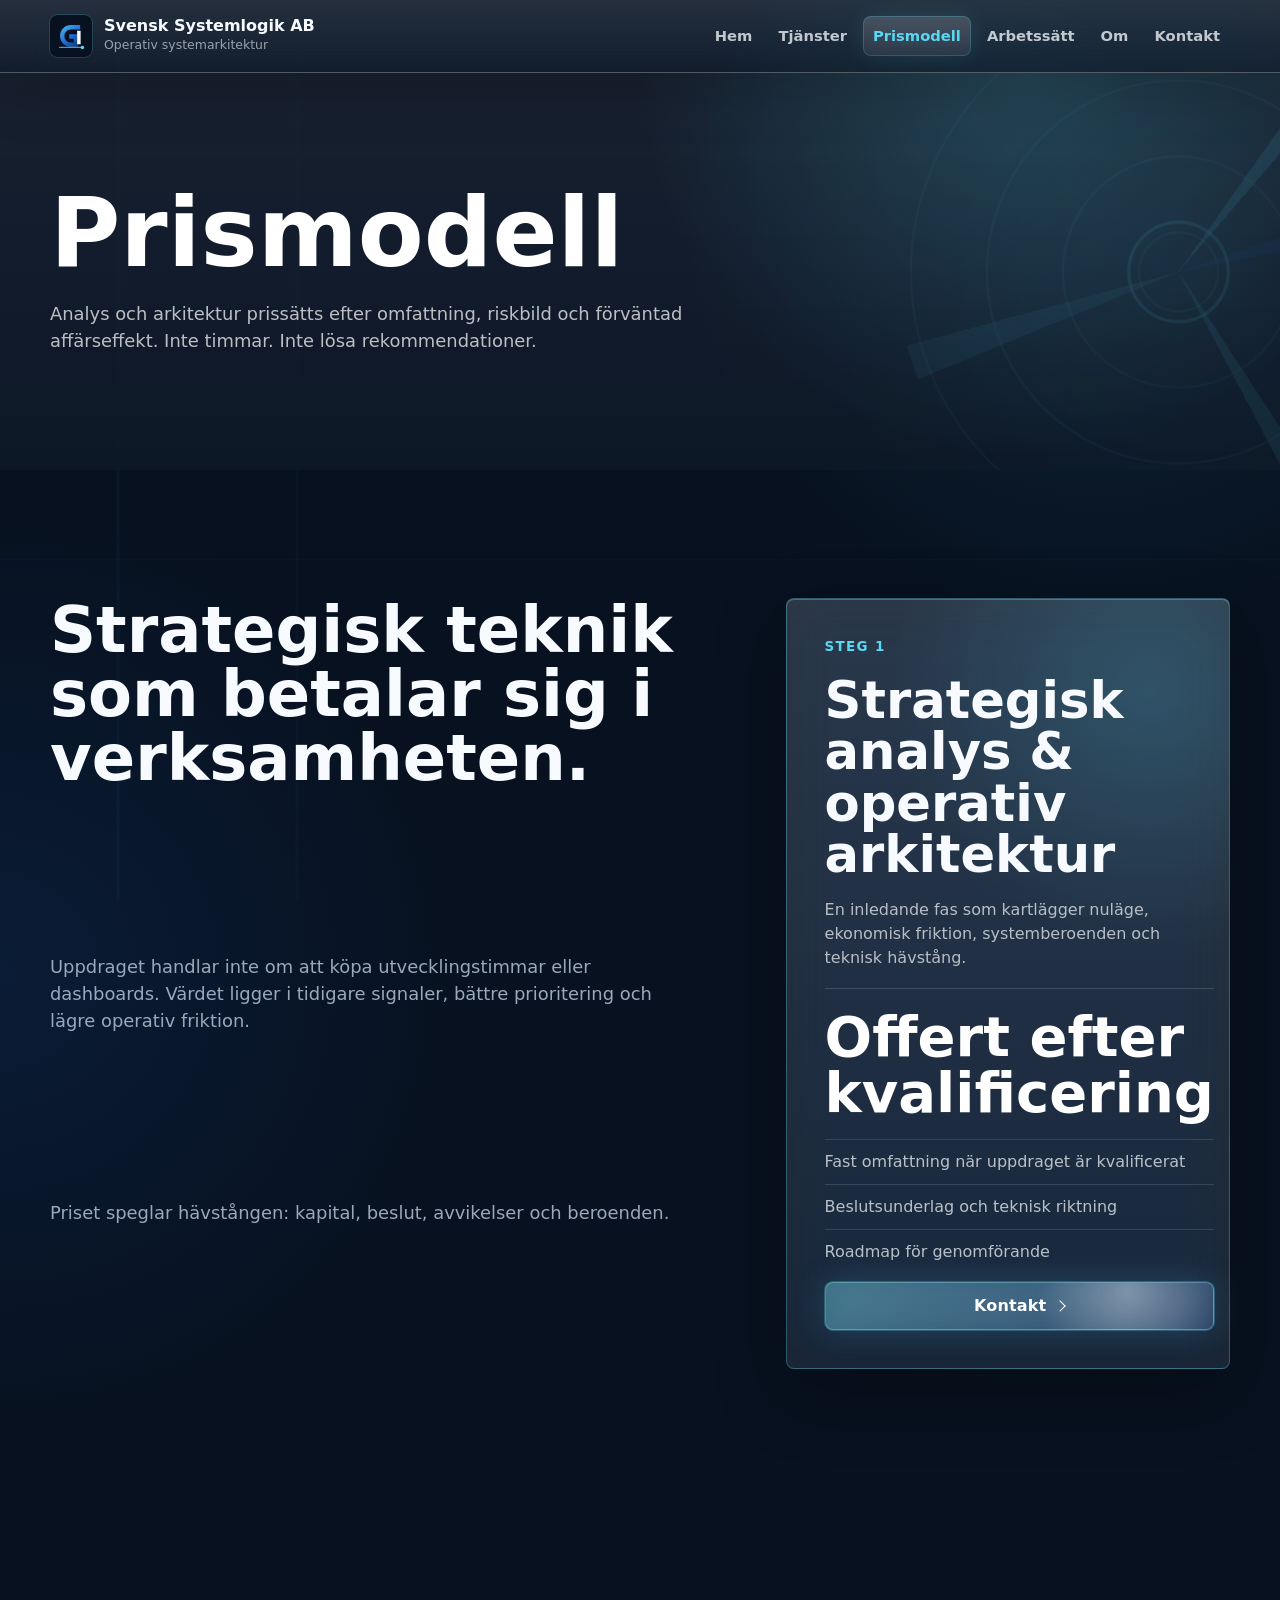
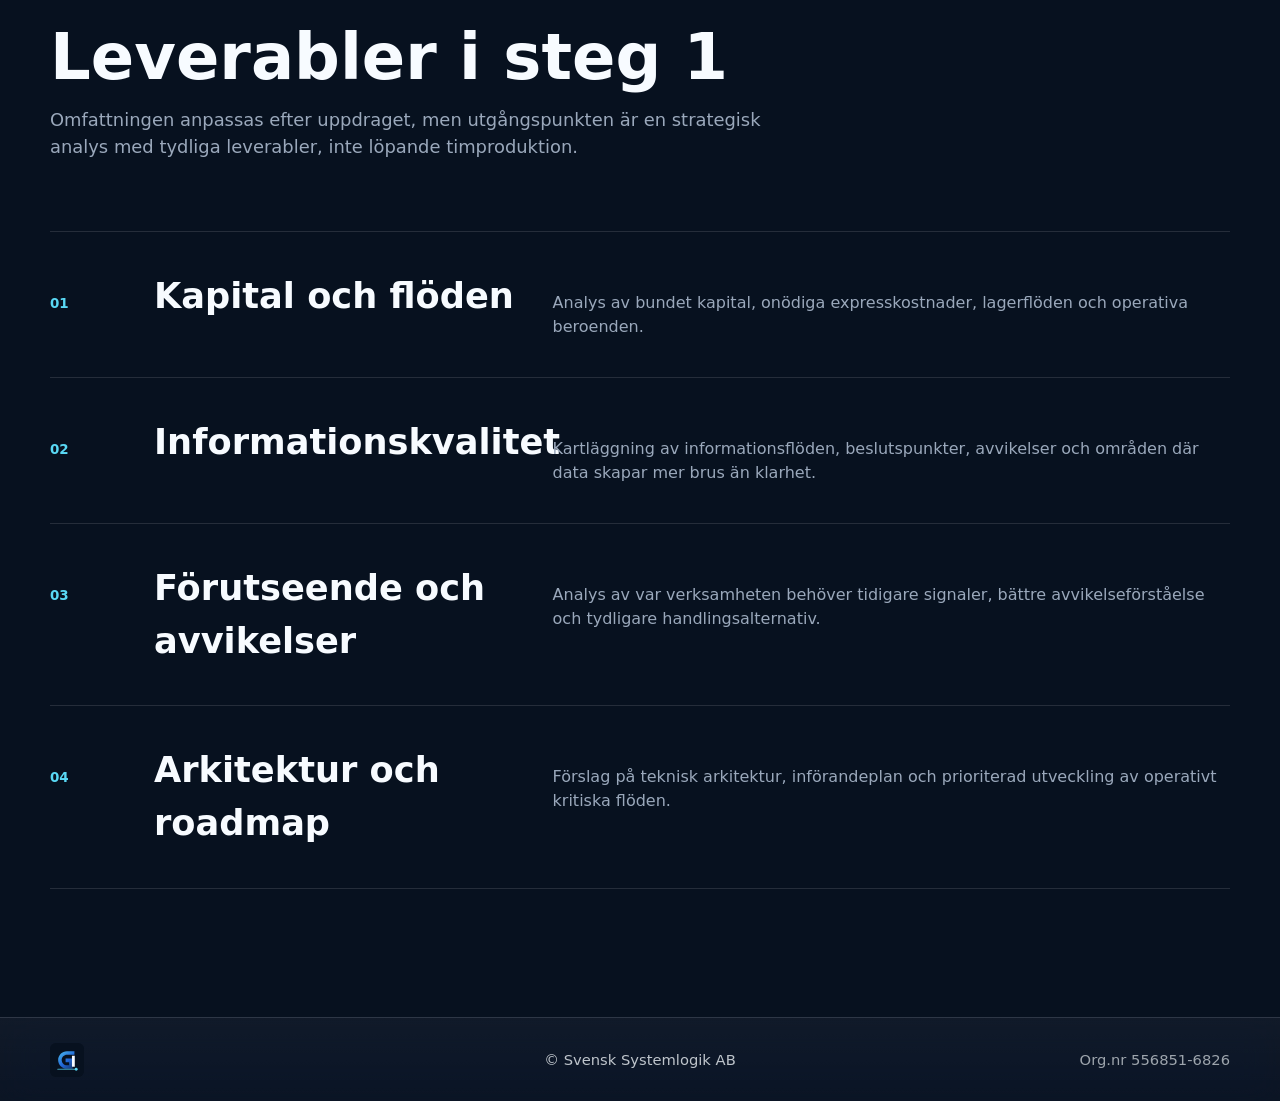
<file: svensksystemlogik/prismodell.html>
<!doctype html>
<html lang="sv">
  <head>
    <meta charset="utf-8" />
    <meta name="viewport" content="width=device-width, initial-scale=1" />
    <title>Prismodell | Svensk Systemlogik AB</title>
    <meta
      name="description"
      content="Fast pris för strategisk analys och operativ systemarkitektur från Svensk Systemlogik AB."
    />
    <meta name="theme-color" content="#081323" />
    <link rel="canonical" href="https://svensksystemlogik.se/prismodell.html" />
    <link rel="icon" href="favicon.svg" type="image/svg+xml" />
    <link rel="manifest" href="site.webmanifest" />
    <link rel="stylesheet" href="styles.css" />
  </head>
  <body>
    <a class="skip-link" href="#main">Hoppa till innehåll</a>
    <header class="site-header">
      <a class="brand" href="index.html" aria-label="Svensk Systemlogik AB">
        <img class="brand-mark" src="brand-icon.svg" alt="" width="42" height="42" />
        <span class="brand-text">
          <strong>Svensk Systemlogik AB</strong>
          <small>Operativ systemarkitektur</small>
        </span>
      </a>
      <nav class="nav desktop-nav" aria-label="Huvudnavigation">
        <a href="index.html">Hem</a>
        <a href="tjanster.html">Tjänster</a>
        <a aria-current="page" href="prismodell.html">Prismodell</a>
        <a href="arbetssatt.html">Arbetssätt</a>
        <a href="om.html">Om</a>
        <a href="kontakt.html">Kontakt</a>
      </nav>
      <button class="menu-button" type="button" popovertarget="mobile-menu" aria-label="Öppna meny">
        <span aria-hidden="true"></span>
        Meny
      </button>
      <nav class="menu-popover" id="mobile-menu" popover aria-label="Mobilnavigation">
        <a href="index.html">Hem</a>
        <a href="tjanster.html">Tjänster</a>
        <a aria-current="page" href="prismodell.html">Prismodell</a>
        <a href="arbetssatt.html">Arbetssätt</a>
        <a href="om.html">Om</a>
        <a href="kontakt.html">Kontakt</a>
      </nav>
    </header>

    <main id="main">
      <section class="page-hero">
        <h1>Prismodell</h1>
        <p>
          Analys och arkitektur prissätts efter omfattning, riskbild och
          förväntad affärseffekt. Inte timmar. Inte lösa rekommendationer.
        </p>
      </section>

      <section class="section split">
        <div class="split-copy">
          <h2>Strategisk teknik som betalar sig i verksamheten.</h2>
          <p>
            Uppdraget handlar inte om att köpa utvecklingstimmar eller
            dashboards. Värdet ligger i tidigare signaler, bättre prioritering
            och lägre operativ friktion.
          </p>
          <p>
            Priset speglar hävstången: kapital, beslut, avvikelser och
            beroenden.
          </p>
        </div>

        <article class="pricing-card" aria-label="Strategisk analys och operativ arkitektur">
          <p class="pricing-label">Steg 1</p>
          <h2>Strategisk analys & operativ arkitektur</h2>
          <p>
            En inledande fas som kartlägger nuläge, ekonomisk friktion,
            systemberoenden och teknisk hävstång.
          </p>
          <div class="price">Offert efter kvalificering</div>
          <ul class="pricing-meta">
            <li>Fast omfattning när uppdraget är kvalificerat</li>
            <li>Beslutsunderlag och teknisk riktning</li>
            <li>Roadmap för genomförande</li>
          </ul>
          <a class="button primary" href="kontakt.html">Kontakt</a>
        </article>
      </section>

      <section class="section">
        <div class="section-heading">
          <h2>Leverabler i steg 1</h2>
          <p>
            Omfattningen anpassas efter uppdraget, men utgångspunkten är en
            strategisk analys med tydliga leverabler, inte löpande timproduktion.
          </p>
        </div>
        <div class="list">
          <article class="list-row">
            <span>01</span>
            <h3>Kapital och flöden</h3>
            <p>Analys av bundet kapital, onödiga expresskostnader, lagerflöden och operativa beroenden.</p>
          </article>
          <article class="list-row">
            <span>02</span>
            <h3>Informationskvalitet</h3>
            <p>Kartläggning av informationsflöden, beslutspunkter, avvikelser och områden där data skapar mer brus än klarhet.</p>
          </article>
          <article class="list-row">
            <span>03</span>
            <h3>Förutseende och avvikelser</h3>
            <p>Analys av var verksamheten behöver tidigare signaler, bättre avvikelseförståelse och tydligare handlingsalternativ.</p>
          </article>
          <article class="list-row">
            <span>04</span>
            <h3>Arkitektur och roadmap</h3>
            <p>Förslag på teknisk arkitektur, införandeplan och prioriterad utveckling av operativt kritiska flöden.</p>
          </article>
        </div>
      </section>
    </main>

    <footer class="footer">
      <a class="footer-icon" href="index.html" aria-label="Svensk Systemlogik AB">
        <img src="brand-icon.svg" alt="" width="34" height="34" />
      </a>
      <span class="footer-company">© Svensk Systemlogik AB</span>
      <span class="footer-org">Org.nr 556851-6826</span>
    </footer>
    <script src="analytics-config.js"></script>
    <script src="analytics.js" defer></script>
    <script src="cursor.js" defer></script>
  </body>
</html>
</file>
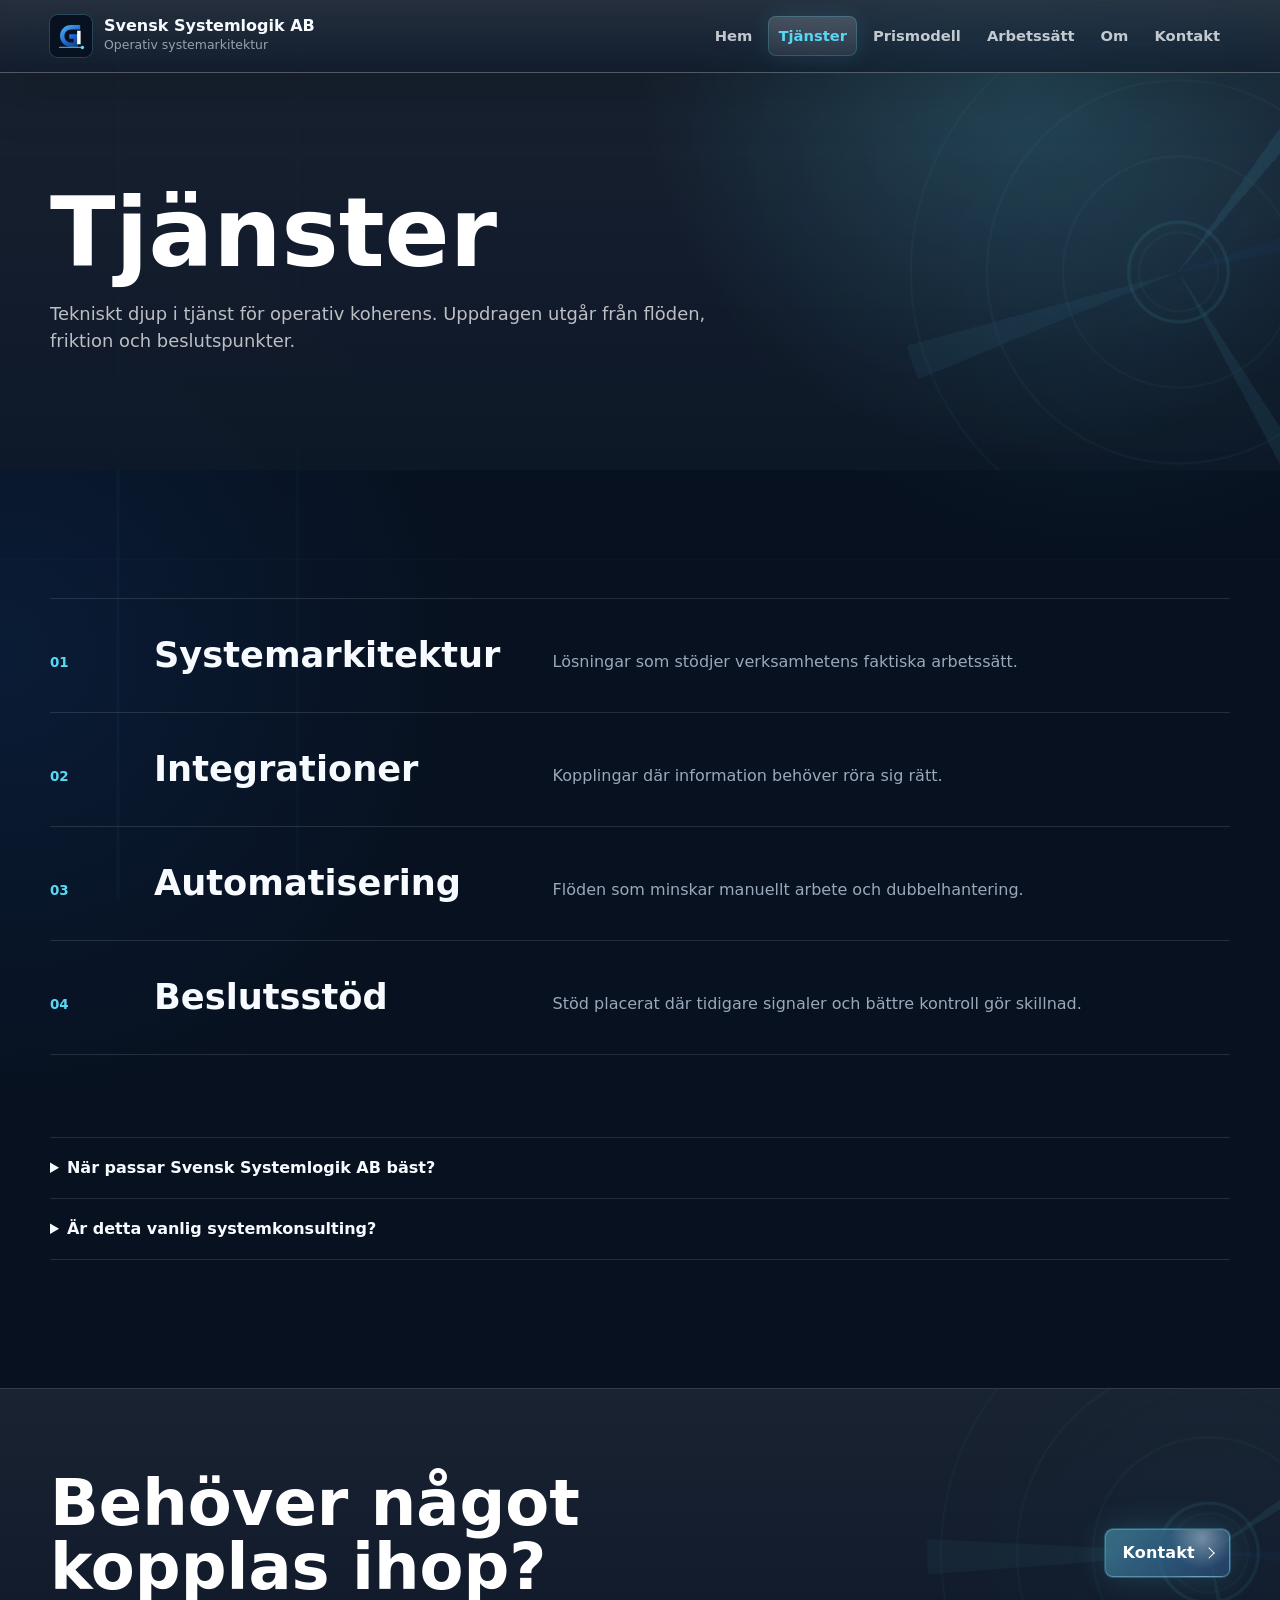
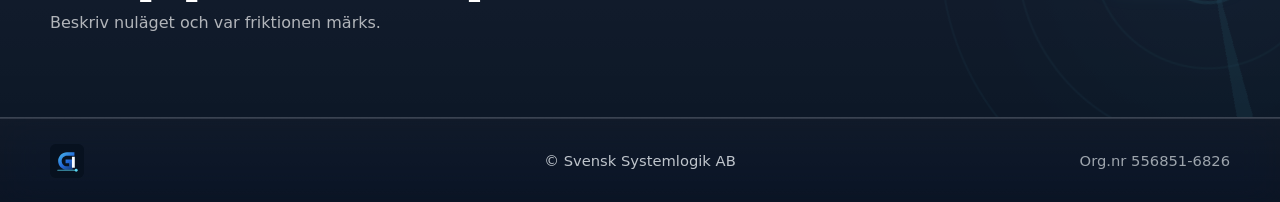
<file: svensksystemlogik/tjanster.html>
<!doctype html>
<html lang="sv">
  <head>
    <meta charset="utf-8" />
    <meta name="viewport" content="width=device-width, initial-scale=1" />
    <title>Tjänster | Svensk Systemlogik AB</title>
    <meta
      name="description"
      content="Tjänster från Svensk Systemlogik AB: systemarkitektur, integrationer, automation och operativt beslutsstöd."
    />
    <meta name="theme-color" content="#081323" />
    <link rel="canonical" href="https://svensksystemlogik.se/tjanster.html" />
    <link rel="icon" href="favicon.svg" type="image/svg+xml" />
    <link rel="manifest" href="site.webmanifest" />
    <link rel="stylesheet" href="styles.css" />
  </head>
  <body>
    <a class="skip-link" href="#main">Hoppa till innehåll</a>
    <header class="site-header">
      <a class="brand" href="index.html" aria-label="Svensk Systemlogik AB">
        <img class="brand-mark" src="brand-icon.svg" alt="" width="42" height="42" />
        <span class="brand-text">
          <strong>Svensk Systemlogik AB</strong>
          <small>Operativ systemarkitektur</small>
        </span>
      </a>
<nav class="nav desktop-nav" aria-label="Huvudnavigation">
        <a href="index.html">Hem</a>
        <a aria-current="page" href="tjanster.html">Tjänster</a>
        <a href="prismodell.html">Prismodell</a>
        <a href="arbetssatt.html">Arbetssätt</a>
        <a href="om.html">Om</a>
        <a href="kontakt.html">Kontakt</a>
      </nav>
      <button class="menu-button" type="button" popovertarget="mobile-menu" aria-label="Öppna meny">
        <span aria-hidden="true"></span>
        Meny
      </button>
      <nav class="menu-popover" id="mobile-menu" popover aria-label="Mobilnavigation">
        <a href="index.html">Hem</a>
        <a aria-current="page" href="tjanster.html">Tjänster</a>
        <a href="prismodell.html">Prismodell</a>
        <a href="arbetssatt.html">Arbetssätt</a>
        <a href="om.html">Om</a>
        <a href="kontakt.html">Kontakt</a>
      </nav>
    </header>

    <main id="main">
      <section class="page-hero">
        <h1>Tjänster</h1>
        <p>
          Tekniskt djup i tjänst för operativ koherens. Uppdragen utgår från
          flöden, friktion och beslutspunkter.
        </p>
      </section>

      <section class="section">
        <div class="list">
          <article class="list-row">
            <span>01</span>
            <h2>Systemarkitektur</h2>
            <p>Lösningar som stödjer verksamhetens faktiska arbetssätt.</p>
          </article>
          <article class="list-row">
            <span>02</span>
            <h2>Integrationer</h2>
            <p>Kopplingar där information behöver röra sig rätt.</p>
          </article>
          <article class="list-row">
            <span>03</span>
            <h2>Automatisering</h2>
            <p>Flöden som minskar manuellt arbete och dubbelhantering.</p>
          </article>
          <article class="list-row">
            <span>04</span>
            <h2>Beslutsstöd</h2>
            <p>Stöd placerat där tidigare signaler och bättre kontroll gör skillnad.</p>
          </article>
        </div>

        <div class="faq" aria-label="Vanliga frågor">
          <details>
            <summary>När passar Svensk Systemlogik AB bäst?</summary>
            <p>När system, data och arbetssätt behöver fungera bättre tillsammans.</p>
          </details>
          <details>
            <summary>Är detta vanlig systemkonsulting?</summary>
            <p>Nej. Kod är ett verktyg. Uppdraget är att minska operativ friktion.</p>
          </details>
        </div>
      </section>

      <section class="contact-band">
        <div>
          <h2>Behöver något kopplas ihop?</h2>
          <p>Beskriv nuläget och var friktionen märks.</p>
        </div>
        <a class="button primary" href="kontakt.html">Kontakt</a>
      </section>
    </main>

    <footer class="footer">
      <a class="footer-icon" href="index.html" aria-label="Svensk Systemlogik AB">
        <img src="brand-icon.svg" alt="" width="34" height="34" />
      </a>
      <span class="footer-company">© Svensk Systemlogik AB</span>
      <span class="footer-org">Org.nr 556851-6826</span>
    </footer>
    <script src="analytics-config.js"></script>
    <script src="analytics.js" defer></script>
    <script src="cursor.js" defer></script>
  </body>
</html>
</file>
<file: svensksystemlogik/styles.css>
@view-transition {
  navigation: auto;
}

@property --glow-alpha {
  syntax: "<number>";
  inherits: false;
  initial-value: 0.16;
}

:root {
  color-scheme: dark;
  --ink: #f7fbff;
  --navy: #081323;
  --navy-2: #0e223a;
  --blue: #2268d8;
  --cyan: #59d8f4;
  --paper: #07111f;
  --white: #ffffff;
  --muted: #9aa8bb;
  --line: rgba(226, 235, 247, 0.16);
  --line-dark: rgba(255, 255, 255, 0.13);
  --radius: 8px;
  --glass: rgba(255, 255, 255, 0.07);
  --glass-line: rgba(255, 255, 255, 0.2);
  --glass-highlight: rgba(255, 255, 255, 0.34);
  --shadow: 0 24px 70px rgba(0, 0, 0, 0.26);
  --button-glow: 0 0 0 1px rgba(89, 216, 244, 0.28), 0 0 34px rgba(89, 216, 244, 0.18);
  --max: 1180px;
  --measure: 720px;
  accent-color: var(--blue);
}

* {
  box-sizing: border-box;
}

html {
  scroll-behavior: smooth;
}

body {
  margin: 0;
  background:
    radial-gradient(circle at 86% 8%, rgba(89, 216, 244, 0.11), transparent 26rem),
    radial-gradient(circle at 0% 36%, rgba(34, 104, 216, 0.12), transparent 30rem),
    var(--paper);
  color: var(--ink);
  font-family:
    Inter, ui-sans-serif, system-ui, -apple-system, BlinkMacSystemFont, "Segoe UI",
    sans-serif;
  line-height: 1.5;
}

body.has-cursor-trail {
  cursor: none;
}

body::before {
  position: fixed;
  inset: 0;
  z-index: -1;
  pointer-events: none;
  content: "";
  background:
    linear-gradient(90deg, transparent 0 9%, rgba(89, 216, 244, 0.055) 9.2%, transparent 9.5% 23%, rgba(89, 216, 244, 0.045) 23.2%, transparent 23.45%),
    linear-gradient(180deg, transparent 0 17%, rgba(89, 216, 244, 0.04) 17.15%, transparent 17.35% 62%, rgba(89, 216, 244, 0.035) 62.15%, transparent 62.35%),
    radial-gradient(circle at 72% 18%, rgba(89, 216, 244, 0.1), transparent 15rem);
  opacity: 0.78;
}

::selection {
  background: color-mix(in srgb, var(--cyan), transparent 68%);
}

a {
  color: inherit;
  text-decoration: none;
}

.skip-link {
  position: fixed;
  left: 18px;
  top: 12px;
  z-index: 100;
  transform: translateY(-140%);
  border-radius: var(--radius);
  background: var(--cyan);
  color: #03111e;
  padding: 10px 14px;
  font-weight: 800;
  transition: transform 160ms ease;
}

.skip-link:focus {
  transform: translateY(0);
}

.visually-hidden {
  position: absolute;
  width: 1px;
  height: 1px;
  overflow: hidden;
  clip: rect(0 0 0 0);
  white-space: nowrap;
  clip-path: inset(50%);
}

.site-header {
  position: sticky;
  top: 0;
  z-index: 20;
  display: flex;
  align-items: center;
  justify-content: space-between;
  gap: 22px;
  padding: 15px max(18px, calc((100vw - var(--max)) / 2));
  background:
    linear-gradient(180deg, rgba(255, 255, 255, 0.13), rgba(255, 255, 255, 0.055)),
    rgba(7, 17, 31, 0.56);
  border-bottom: 1px solid var(--glass-line);
  box-shadow: 0 18px 55px rgba(0, 0, 0, 0.18);
  backdrop-filter: blur(22px) saturate(155%);
  -webkit-backdrop-filter: blur(22px) saturate(155%);
  view-transition-name: site-header;
}

.brand {
  display: inline-flex;
  align-items: center;
  gap: 12px;
  min-width: 220px;
}

.brand-mark {
  width: 42px;
  height: 42px;
  flex: 0 0 42px;
  border-radius: var(--radius);
  box-shadow: 0 0 0 1px rgba(89, 216, 244, 0.18);
}

.brand-text strong,
.brand-text small {
  display: block;
}

.brand-text strong {
  line-height: 1.1;
}

.brand-text small {
  margin-top: 2px;
  color: rgba(247, 251, 255, 0.58);
  font-size: 0.78rem;
}

.nav,
.menu-popover {
  display: flex;
  flex-wrap: wrap;
  gap: 6px;
  color: rgba(247, 251, 255, 0.76);
  font-size: 0.92rem;
  font-weight: 680;
}

.desktop-nav {
  justify-content: flex-end;
}

.nav a,
.menu-popover a {
  border-radius: var(--radius);
  padding: 9px 10px;
}

.nav a:hover,
.nav a[aria-current="page"],
.menu-popover a:hover,
.menu-popover a[aria-current="page"] {
  background:
    linear-gradient(180deg, rgba(255, 255, 255, 0.16), rgba(255, 255, 255, 0.065));
  color: var(--cyan);
  box-shadow:
    inset 0 0 0 1px rgba(89, 216, 244, 0.22),
    0 0 22px rgba(89, 216, 244, 0.12);
  backdrop-filter: blur(14px) saturate(150%);
  -webkit-backdrop-filter: blur(14px) saturate(150%);
}

.menu-button {
  display: none;
  min-height: 42px;
  align-items: center;
  gap: 9px;
  border: 1px solid var(--line);
  border-radius: var(--radius);
  background:
    linear-gradient(180deg, rgba(255, 255, 255, 0.14), rgba(255, 255, 255, 0.06));
  color: var(--white);
  padding: 0 12px;
  font: inherit;
  font-weight: 780;
  box-shadow: 0 0 22px rgba(89, 216, 244, 0.08);
  backdrop-filter: blur(14px) saturate(150%);
  -webkit-backdrop-filter: blur(14px) saturate(150%);
}

.menu-button span,
.menu-button span::before,
.menu-button span::after {
  display: block;
  width: 17px;
  height: 2px;
  border-radius: 999px;
  background: currentColor;
}

.menu-button span {
  position: relative;
}

.menu-button span::before,
.menu-button span::after {
  content: "";
  position: absolute;
  left: 0;
}

.menu-button span::before {
  top: -6px;
}

.menu-button span::after {
  top: 6px;
}

.menu-popover {
  inset: 72px 18px auto auto;
  width: min(320px, calc(100vw - 36px));
  margin: 0;
  border: 1px solid var(--line);
  border-radius: var(--radius);
  background:
    linear-gradient(180deg, rgba(255, 255, 255, 0.14), rgba(255, 255, 255, 0.065)),
    rgba(7, 17, 31, 0.78);
  box-shadow: var(--shadow);
  padding: 10px;
  opacity: 0;
  transform: translateY(-8px);
  backdrop-filter: blur(24px) saturate(160%);
  -webkit-backdrop-filter: blur(24px) saturate(160%);
  transition:
    opacity 160ms ease,
    transform 160ms ease,
    overlay 160ms ease allow-discrete,
    display 160ms ease allow-discrete;
}

.menu-popover:not(:popover-open) {
  display: none;
}

.menu-popover:popover-open {
  display: grid;
  opacity: 1;
  transform: translateY(0);
}

.menu-popover::backdrop {
  background: color-mix(in srgb, var(--navy), transparent 72%);
  backdrop-filter: blur(2px);
}

.hero,
.page-hero,
.section,
.statement,
.contact-band,
.footer {
  padding-inline: max(18px, calc((100vw - var(--max)) / 2));
}

.hero {
  position: relative;
  display: grid;
  gap: clamp(28px, 5vw, 68px);
  grid-template-columns: 1fr;
  align-items: center;
  min-height: calc(100svh - 73px);
  padding-block: clamp(56px, 9vw, 108px);
  background:
    linear-gradient(120deg, rgba(89, 216, 244, 0.08) 1px, transparent 1px) right 12% top 10% / 340px 340px no-repeat,
    radial-gradient(circle at 76% 22%, rgb(89 216 244 / var(--glow-alpha)), transparent 24rem),
    linear-gradient(135deg, rgba(8, 19, 35, 0.96) 0%, rgba(12, 29, 51, 0.94) 58%, rgba(16, 39, 66, 0.92) 100%);
  color: var(--white);
  view-transition-name: hero;
  overflow: hidden;
}

.hero::before,
.page-hero::before,
.contact-band::before {
  position: absolute;
  z-index: 0;
  width: clamp(360px, 44vw, 680px);
  aspect-ratio: 1;
  content: "";
  border-radius: 50%;
  background:
    radial-gradient(circle, transparent 0 12%, rgba(89, 216, 244, 0.34) 12.2% 12.8%, transparent 13% 24%),
    conic-gradient(from 18deg, transparent 0 7%, rgba(89, 216, 244, 0.34) 7% 8.5%, transparent 8.5% 17%, rgba(34, 104, 216, 0.2) 17% 19%, transparent 19% 38%, rgba(89, 216, 244, 0.28) 38% 39.5%, transparent 39.5% 66%, rgba(89, 216, 244, 0.2) 66% 68%, transparent 68% 100%),
    repeating-radial-gradient(circle, transparent 0 38px, rgba(89, 216, 244, 0.16) 39px 40px, transparent 41px 76px),
    radial-gradient(circle, rgba(89, 216, 244, 0.1), transparent 68%);
  filter: blur(0.1px);
  opacity: 0.36;
  pointer-events: none;
  transform: rotate(-12deg);
}

.hero::before {
  right: max(-180px, calc((100vw - var(--max)) / 2 - 220px));
  top: clamp(70px, 14vw, 170px);
}

.hero > *,
.page-hero > *,
.contact-band > * {
  position: relative;
  z-index: 1;
}

.hero-copy {
  min-width: 0;
  max-width: 760px;
}

.domain {
  margin: 0 0 18px;
  color: var(--cyan);
  font-size: 0.86rem;
  font-weight: 760;
  letter-spacing: 0.08em;
  text-transform: uppercase;
}

h1,
h2,
h3,
p {
  margin: 0;
}

h1 {
  max-width: 13ch;
  font-size: clamp(2.85rem, 8vw, 6.4rem);
  line-height: 0.95;
  letter-spacing: 0;
}

.lead {
  max-width: 690px;
  margin-top: 26px;
  color: rgba(255, 255, 255, 0.76);
  font-size: clamp(1.12rem, 2vw, 1.35rem);
}

.actions {
  display: flex;
  flex-wrap: wrap;
  gap: 12px;
  margin-top: 34px;
}

.button {
  position: relative;
  display: inline-flex;
  min-height: 48px;
  align-items: center;
  justify-content: center;
  border-radius: var(--radius);
  padding: 0 16px;
  font-weight: 760;
  letter-spacing: 0.01em;
  overflow: hidden;
  isolation: isolate;
}

.button::after {
  width: 0.45em;
  height: 0.45em;
  margin-left: 10px;
  border-top: 1.5px solid currentColor;
  border-right: 1.5px solid currentColor;
  content: "";
  transform: rotate(45deg);
  transition: transform 180ms ease;
}

.button:hover::after {
  transform: translateX(2px) rotate(45deg);
}

.button.primary {
  border: 1px solid rgba(141, 234, 255, 0.34);
  background:
    radial-gradient(circle at 78% 18%, rgba(255, 255, 255, 0.34), transparent 30%),
    linear-gradient(135deg, rgba(89, 216, 244, 0.34), rgba(34, 104, 216, 0.2)),
    rgba(255, 255, 255, 0.09);
  color: var(--white);
  box-shadow: var(--button-glow);
  backdrop-filter: blur(18px) saturate(170%);
  -webkit-backdrop-filter: blur(18px) saturate(170%);
  transition:
    background 160ms ease,
    box-shadow 160ms ease,
    transform 160ms ease;
}

.button.primary:hover {
  background:
    radial-gradient(circle at 78% 18%, rgba(255, 255, 255, 0.42), transparent 32%),
    linear-gradient(135deg, rgba(89, 216, 244, 0.42), rgba(34, 104, 216, 0.28)),
    rgba(255, 255, 255, 0.12);
  box-shadow: 0 0 0 1px rgba(141, 234, 255, 0.42), 0 0 46px rgba(89, 216, 244, 0.34);
  transform: translateY(-1px);
}

.button.secondary {
  border: 1px solid rgba(255, 255, 255, 0.2);
  background: rgba(255, 255, 255, 0.035);
  color: var(--white);
  backdrop-filter: blur(14px) saturate(145%);
  -webkit-backdrop-filter: blur(14px) saturate(145%);
}

.button.secondary:hover {
  border-color: rgba(89, 216, 244, 0.5);
  box-shadow: 0 0 26px rgba(89, 216, 244, 0.14);
}

.signal-panel {
  width: min(100%, 480px);
  justify-self: start;
  overflow: hidden;
  border: 1px solid var(--glass-line);
  border-radius: var(--radius);
  background:
    linear-gradient(180deg, rgba(255, 255, 255, 0.13), rgba(255, 255, 255, 0.055)),
    rgba(255, 255, 255, 0.045);
  box-shadow:
    inset 0 1px 0 var(--glass-highlight),
    var(--shadow);
  backdrop-filter: blur(24px) saturate(165%);
  -webkit-backdrop-filter: blur(24px) saturate(165%);
  container-type: inline-size;
}

.panel-row {
  display: flex;
  align-items: center;
  justify-content: space-between;
  padding: 18px;
  border-bottom: 1px solid var(--line-dark);
}

.panel-row span {
  color: rgba(255, 255, 255, 0.68);
}

.panel-row strong {
  color: var(--cyan);
}

.panel-row.muted {
  border-bottom: 0;
}

.panel-map {
  position: relative;
  height: 310px;
  background:
    linear-gradient(rgba(255, 255, 255, 0.08) 1px, transparent 1px),
    linear-gradient(90deg, rgba(255, 255, 255, 0.08) 1px, transparent 1px);
  background-size: 58px 58px;
}

.track,
.dot {
  position: absolute;
  display: block;
  background: var(--cyan);
  box-shadow: 0 0 28px rgba(89, 216, 244, 0.42);
}

.track {
  height: 2px;
  opacity: 0.82;
}

.t1 {
  top: 28%;
  left: 14%;
  width: 72%;
}

.t2 {
  top: 28%;
  left: 49%;
  width: 2px;
  height: 45%;
}

.t3 {
  bottom: 27%;
  left: 25%;
  width: 54%;
}

.dot {
  width: 12px;
  height: 12px;
  border-radius: 50%;
}

.d1 {
  top: calc(28% - 5px);
  left: 13%;
}

.d2 {
  top: calc(28% - 5px);
  right: 13%;
}

.d3 {
  bottom: calc(27% - 5px);
  left: 48%;
}

.statement {
  padding-block: clamp(64px, 9vw, 120px);
  background:
    radial-gradient(circle at 82% 18%, rgba(89, 216, 244, 0.1), transparent 22rem),
    rgba(8, 19, 35, 0.42);
  border-block: 1px solid rgba(255, 255, 255, 0.08);
  content-visibility: auto;
  contain-intrinsic-size: auto 260px;
}

.statement p {
  max-width: 880px;
  color: rgba(247, 251, 255, 0.9);
  font-size: clamp(1.6rem, 3.4vw, 3.45rem);
  font-weight: 740;
  line-height: 1.08;
}

.section {
  padding-block: clamp(72px, 10vw, 132px);
  container-type: inline-size;
  content-visibility: auto;
  contain-intrinsic-size: auto 640px;
}

.section-heading {
  display: grid;
  gap: 18px;
  max-width: var(--measure);
  margin-bottom: clamp(36px, 6vw, 70px);
}

h2 {
  font-size: clamp(2rem, 5vw, 4.5rem);
  line-height: 1;
  letter-spacing: 0;
}

.section-heading p,
.page-hero p,
.split-copy p,
.feature-card p,
.text-block p,
.legal p,
.legal li {
  color: var(--muted);
  font-size: clamp(1rem, 1.5vw, 1.12rem);
}

.feature-grid {
  display: grid;
  gap: clamp(18px, 3vw, 34px);
}

.scenario-section {
  border-bottom: 1px solid rgba(255, 255, 255, 0.08);
}

.scenario-flow {
  display: grid;
  gap: 0;
  border-top: 1px solid rgba(255, 255, 255, 0.12);
}

.scenario-flow article {
  position: relative;
  display: grid;
  gap: 14px;
  min-height: 0;
  align-content: start;
  border-bottom: 1px solid rgba(255, 255, 255, 0.12);
  overflow: hidden;
  padding: clamp(24px, 4vw, 38px) 0;
}

.scenario-flow article::after {
  display: none;
}

.scenario-flow span {
  color: var(--cyan);
  font-size: 0.78rem;
  font-weight: 820;
  letter-spacing: 0.08em;
  text-transform: uppercase;
}

.scenario-flow h3 {
  font-size: 1.35rem;
}

.scenario-flow p {
  color: var(--muted);
}

.feature-card {
  display: grid;
  gap: 16px;
  min-height: 0;
  align-content: start;
  border-top: 1px solid rgba(255, 255, 255, 0.12);
  padding: clamp(22px, 4vw, 34px) 0 0;
  transition:
    color 180ms ease,
    transform 180ms ease;
}

.feature-card:hover {
  color: rgba(247, 251, 255, 0.94);
  transform: translateY(-1px);
}

.feature-card span,
.list-row span {
  color: var(--cyan);
  font-size: 0.84rem;
  font-weight: 830;
}

.feature-card h3 {
  font-size: clamp(1.3rem, 2vw, 1.55rem);
}

.contact-band {
  position: relative;
  display: grid;
  gap: 24px;
  align-items: center;
  padding-block: clamp(46px, 7vw, 82px);
  background:
    linear-gradient(180deg, rgba(255, 255, 255, 0.075), rgba(255, 255, 255, 0.028)),
    rgba(8, 19, 35, 0.72);
  border-block: 1px solid var(--line);
  color: var(--white);
  content-visibility: auto;
  contain-intrinsic-size: auto 260px;
  overflow: hidden;
}

.contact-band::before {
  right: max(-220px, calc((100vw - var(--max)) / 2 - 260px));
  top: 50%;
  transform: translateY(-50%) rotate(10deg);
  opacity: 0.24;
}

.contact-band p {
  max-width: 620px;
  margin-top: 12px;
  color: rgba(255, 255, 255, 0.68);
}

.page-hero {
  position: relative;
  padding-block: clamp(64px, 9vw, 118px);
  background:
    radial-gradient(circle at 80% 0%, rgba(89, 216, 244, 0.18), transparent 24rem),
    linear-gradient(180deg, rgba(255, 255, 255, 0.065), rgba(255, 255, 255, 0.025)),
    rgba(8, 19, 35, 0.82);
  color: var(--white);
  overflow: hidden;
}

.page-hero::before {
  right: max(-190px, calc((100vw - var(--max)) / 2 - 230px));
  top: 50%;
  transform: translateY(-50%) rotate(-8deg);
  opacity: 0.28;
}

.page-hero h1 {
  max-width: 12ch;
  font-size: clamp(2.8rem, 8vw, 6rem);
}

.page-hero p {
  max-width: var(--measure);
  margin-top: 22px;
  color: rgba(255, 255, 255, 0.72);
}

.list {
  display: grid;
  border-top: 1px solid rgba(255, 255, 255, 0.12);
}

.list-row {
  display: grid;
  gap: 14px;
  border-bottom: 1px solid rgba(255, 255, 255, 0.12);
  padding: clamp(24px, 4vw, 38px) 0;
}

.list-row h2,
.list-row h3 {
  font-size: clamp(1.35rem, 3vw, 2.2rem);
}

.list-row p {
  color: var(--muted);
}

.split {
  display: grid;
  gap: clamp(38px, 7vw, 86px);
}

.split-copy {
  display: grid;
  gap: 22px;
}

.text-block {
  display: grid;
  gap: 22px;
  max-width: var(--measure);
}

.contact-layout {
  display: grid;
  gap: 34px;
}

.contact-aside {
  position: relative;
  align-content: start;
  min-height: 620px;
  overflow: hidden;
}

.contact-aside::after {
  position: absolute;
  left: 42%;
  top: 44%;
  z-index: -1;
  width: clamp(300px, 38vw, 560px);
  aspect-ratio: 1;
  content: "";
  border-radius: 50%;
  background:
    radial-gradient(circle, transparent 0 13%, rgba(89, 216, 244, 0.18) 13.2% 13.8%, transparent 14% 26%),
    conic-gradient(from 24deg, transparent 0 10%, rgba(89, 216, 244, 0.18) 10% 11.5%, transparent 11.5% 32%, rgba(89, 216, 244, 0.12) 32% 34%, transparent 34% 68%, rgba(89, 216, 244, 0.14) 68% 69%, transparent 69% 100%),
    repeating-radial-gradient(circle, transparent 0 42px, rgba(89, 216, 244, 0.09) 43px 44px, transparent 45px 82px);
  opacity: 0.42;
  transform: translate(-50%, -50%) rotate(-10deg);
  pointer-events: none;
}

.contact-form {
  display: grid;
  gap: 18px;
  border: 1px solid rgba(89, 216, 244, 0.24);
  border-radius: var(--radius);
  background:
    radial-gradient(circle at 86% 0%, rgba(89, 216, 244, 0.16), transparent 30%),
    linear-gradient(180deg, rgba(255, 255, 255, 0.12), rgba(255, 255, 255, 0.052)),
    rgba(255, 255, 255, 0.045);
  box-shadow:
    inset 0 1px 0 rgba(255, 255, 255, 0.24),
    var(--shadow);
  padding: clamp(22px, 4vw, 34px);
  backdrop-filter: blur(24px) saturate(165%);
  -webkit-backdrop-filter: blur(24px) saturate(165%);
}

.form-grid {
  display: grid;
  gap: 14px;
}

.contact-form label {
  display: grid;
  gap: 8px;
}

.contact-form label > span {
  color: rgba(247, 251, 255, 0.72);
  font-size: 0.9rem;
  font-weight: 720;
}

.contact-form input,
.contact-form textarea,
.contact-form select {
  width: 100%;
  border: 1px solid rgba(255, 255, 255, 0.16);
  border-radius: var(--radius);
  background: rgba(7, 17, 31, 0.42);
  color: var(--white);
  font: inherit;
  padding: 13px 14px;
  outline: none;
  transition:
    border-color 160ms ease,
    box-shadow 160ms ease,
    background 160ms ease;
}

.contact-form textarea {
  resize: vertical;
  min-height: 160px;
}

.contact-form input:focus,
.contact-form textarea:focus,
.contact-form select:focus {
  border-color: rgba(89, 216, 244, 0.62);
  background: rgba(7, 17, 31, 0.58);
  box-shadow: 0 0 0 3px rgba(89, 216, 244, 0.14);
}

.contact-form input::placeholder,
.contact-form textarea::placeholder {
  color: rgba(247, 251, 255, 0.42);
}

.checkbox-label {
  grid-template-columns: auto 1fr;
  align-items: start;
  gap: 12px;
}

.checkbox-label input {
  width: 18px;
  height: 18px;
  margin-top: 3px;
}

.checkbox-label span {
  color: rgba(247, 251, 255, 0.68);
}

.form-note {
  color: var(--muted);
  font-size: 0.94rem;
}

.form-status {
  min-height: 1.4em;
  color: rgba(247, 251, 255, 0.72);
  font-size: 0.94rem;
}

.form-status[data-state="success"] {
  color: var(--cyan);
}

.form-status[data-state="error"] {
  color: #ff9a9a;
}

.contact-form button:disabled {
  cursor: progress;
  opacity: 0.68;
}

.pricing-card {
  display: grid;
  gap: 18px;
  align-content: start;
  border: 1px solid rgba(89, 216, 244, 0.3);
  border-radius: var(--radius);
  background:
    radial-gradient(circle at 82% 12%, rgba(89, 216, 244, 0.18), transparent 34%),
    linear-gradient(180deg, rgba(255, 255, 255, 0.12), rgba(255, 255, 255, 0.052)),
    rgba(255, 255, 255, 0.045);
  box-shadow:
    inset 0 1px 0 rgba(255, 255, 255, 0.24),
    var(--shadow);
  backdrop-filter: blur(24px) saturate(165%);
  -webkit-backdrop-filter: blur(24px) saturate(165%);
  padding: clamp(24px, 4vw, 38px);
}

.pricing-label {
  color: var(--cyan);
  font-size: 0.84rem;
  font-weight: 820;
  letter-spacing: 0.1em;
  text-transform: uppercase;
}

.pricing-card h2 {
  font-size: clamp(2rem, 4vw, 3.4rem);
}

.pricing-card p:not(.pricing-label) {
  color: rgba(247, 251, 255, 0.7);
}

.price {
  border-top: 1px solid var(--line);
  padding-top: 20px;
  color: var(--white);
  font-size: clamp(1.9rem, 4.5vw, 3.5rem);
  font-weight: 820;
  line-height: 1;
  letter-spacing: 0;
}

.pricing-meta {
  display: grid;
  gap: 10px;
  margin: 0;
  padding: 0;
  list-style: none;
}

.pricing-meta li {
  border-top: 1px solid rgba(255, 255, 255, 0.12);
  color: rgba(247, 251, 255, 0.72);
  padding-top: 10px;
}

.upload-note {
  display: grid;
  gap: 22px;
  max-width: 880px;
  border-top: 1px solid rgba(255, 255, 255, 0.12);
  border-radius: 0;
  background:
    radial-gradient(circle at 88% 0%, rgba(89, 216, 244, 0.08), transparent 24rem);
  padding: clamp(24px, 4vw, 38px) 0 0;
}

.upload-note h2 {
  margin-bottom: 14px;
  font-size: clamp(1.8rem, 4vw, 3.2rem);
}

.upload-note p {
  color: var(--muted);
}

.legal {
  display: grid;
  gap: 22px;
  max-width: 840px;
}

.legal ul {
  margin: 0;
  padding-left: 1.2rem;
}

.faq {
  display: grid;
  gap: 0;
  margin-top: clamp(44px, 7vw, 82px);
  border-top: 1px solid rgba(255, 255, 255, 0.12);
}

.faq details {
  border-bottom: 1px solid rgba(255, 255, 255, 0.12);
  padding: 18px 0;
}

.faq summary {
  cursor: pointer;
  font-weight: 790;
}

.faq details p {
  margin-top: 10px;
  color: var(--muted);
}

@container (max-width: 420px) {
  .panel-row {
    padding: 15px;
  }

  .panel-map {
    height: 230px;
  }
}

.footer {
  position: relative;
  display: grid;
  grid-template-columns: 1fr auto 1fr;
  align-items: center;
  gap: 18px;
  min-height: 84px;
  padding-block: 24px;
  border-top: 1px solid var(--line);
  background:
    linear-gradient(180deg, rgba(255, 255, 255, 0.045), rgba(255, 255, 255, 0.018)),
    rgba(7, 17, 31, 0.58);
  color: rgba(247, 251, 255, 0.62);
  font-size: 0.92rem;
  backdrop-filter: blur(18px) saturate(140%);
  -webkit-backdrop-filter: blur(18px) saturate(140%);
}

.footer-icon {
  display: inline-flex;
  width: 34px;
  height: 34px;
  justify-self: start;
}

.footer-icon img {
  display: block;
  width: 34px;
  height: 34px;
}

.footer-company {
  position: absolute;
  left: 50%;
  justify-self: center;
  color: rgba(247, 251, 255, 0.76);
  text-align: center;
  transform: translateX(-50%);
  white-space: nowrap;
}

.footer-org {
  grid-column: 3;
  justify-self: end;
}

.cursor-trail {
  position: fixed;
  left: 0;
  top: 0;
  z-index: 999;
  width: 30px;
  height: 30px;
  border: 1px solid rgba(89, 216, 244, 0.38);
  border-radius: 50%;
  background:
    radial-gradient(circle, rgba(89, 216, 244, 0.22), rgba(89, 216, 244, 0.05) 48%, transparent 70%);
  box-shadow: 0 0 28px rgba(89, 216, 244, 0.2);
  opacity: 0;
  pointer-events: none;
  transform: translate3d(-50px, -50px, 0);
  transition:
    opacity 180ms ease,
    width 180ms ease,
    height 180ms ease,
    border-color 180ms ease;
}

.cursor-trail.is-visible {
  opacity: 1;
}

.cursor-trail.is-active {
  width: 46px;
  height: 46px;
  border-color: rgba(89, 216, 244, 0.62);
  background:
    radial-gradient(circle, rgba(89, 216, 244, 0.28), rgba(89, 216, 244, 0.08) 48%, transparent 72%);
}

@media (min-width: 760px) {
  .signal-panel {
    width: min(100%, 560px);
  }

  .feature-grid,
  .scenario-flow {
    grid-template-columns: repeat(4, minmax(0, 1fr));
  }

  .contact-band,
  .split,
  .contact-layout {
    grid-template-columns: minmax(0, 0.95fr) minmax(300px, 0.65fr);
  }

  .form-grid {
    grid-template-columns: repeat(2, minmax(0, 1fr));
  }

  .contact-band .button {
    justify-self: end;
  }

  .list-row {
    grid-template-columns: 78px minmax(220px, 0.55fr) minmax(280px, 1fr);
    align-items: baseline;
    gap: 26px;
  }

  .split .list-row {
    grid-template-columns: 52px minmax(0, 1fr);
  }

  .split .list-row p {
    grid-column: 2;
  }
}

@media (min-width: 1500px) {
  .hero {
    grid-template-columns: minmax(0, 0.96fr) minmax(380px, 0.54fr);
  }

  .hero h1 {
    max-width: 10.7ch;
    font-size: clamp(4rem, 5.7vw, 6.2rem);
  }

  .hero-copy {
    max-width: 820px;
  }

  .signal-panel {
    width: min(100%, 460px);
    justify-self: end;
  }
}

@media (max-width: 759px) {
  .site-header {
    align-items: center;
  }

  .brand {
    min-width: 0;
  }

  .desktop-nav {
    display: none;
  }

  .menu-button {
    display: inline-flex;
  }

  .hero {
    min-height: auto;
    padding-top: 54px;
  }

  .button {
    width: 100%;
  }

  .panel-map {
    height: 250px;
  }
}

@media (max-width: 560px) {
  .footer {
    grid-template-columns: 34px minmax(0, 1fr);
    align-items: start;
    row-gap: 8px;
  }

  .footer-company {
    position: static;
    grid-column: 2;
    justify-self: start;
    text-align: left;
    transform: none;
    white-space: normal;
  }

  .footer-org {
    grid-column: 2;
    justify-self: start;
    overflow-wrap: anywhere;
  }
}

@media (prefers-reduced-motion: reduce) {
  *,
  *::before,
  *::after {
    scroll-behavior: auto !important;
    transition-duration: 0.01ms !important;
    animation-duration: 0.01ms !important;
    animation-iteration-count: 1 !important;
  }
}
</file>
